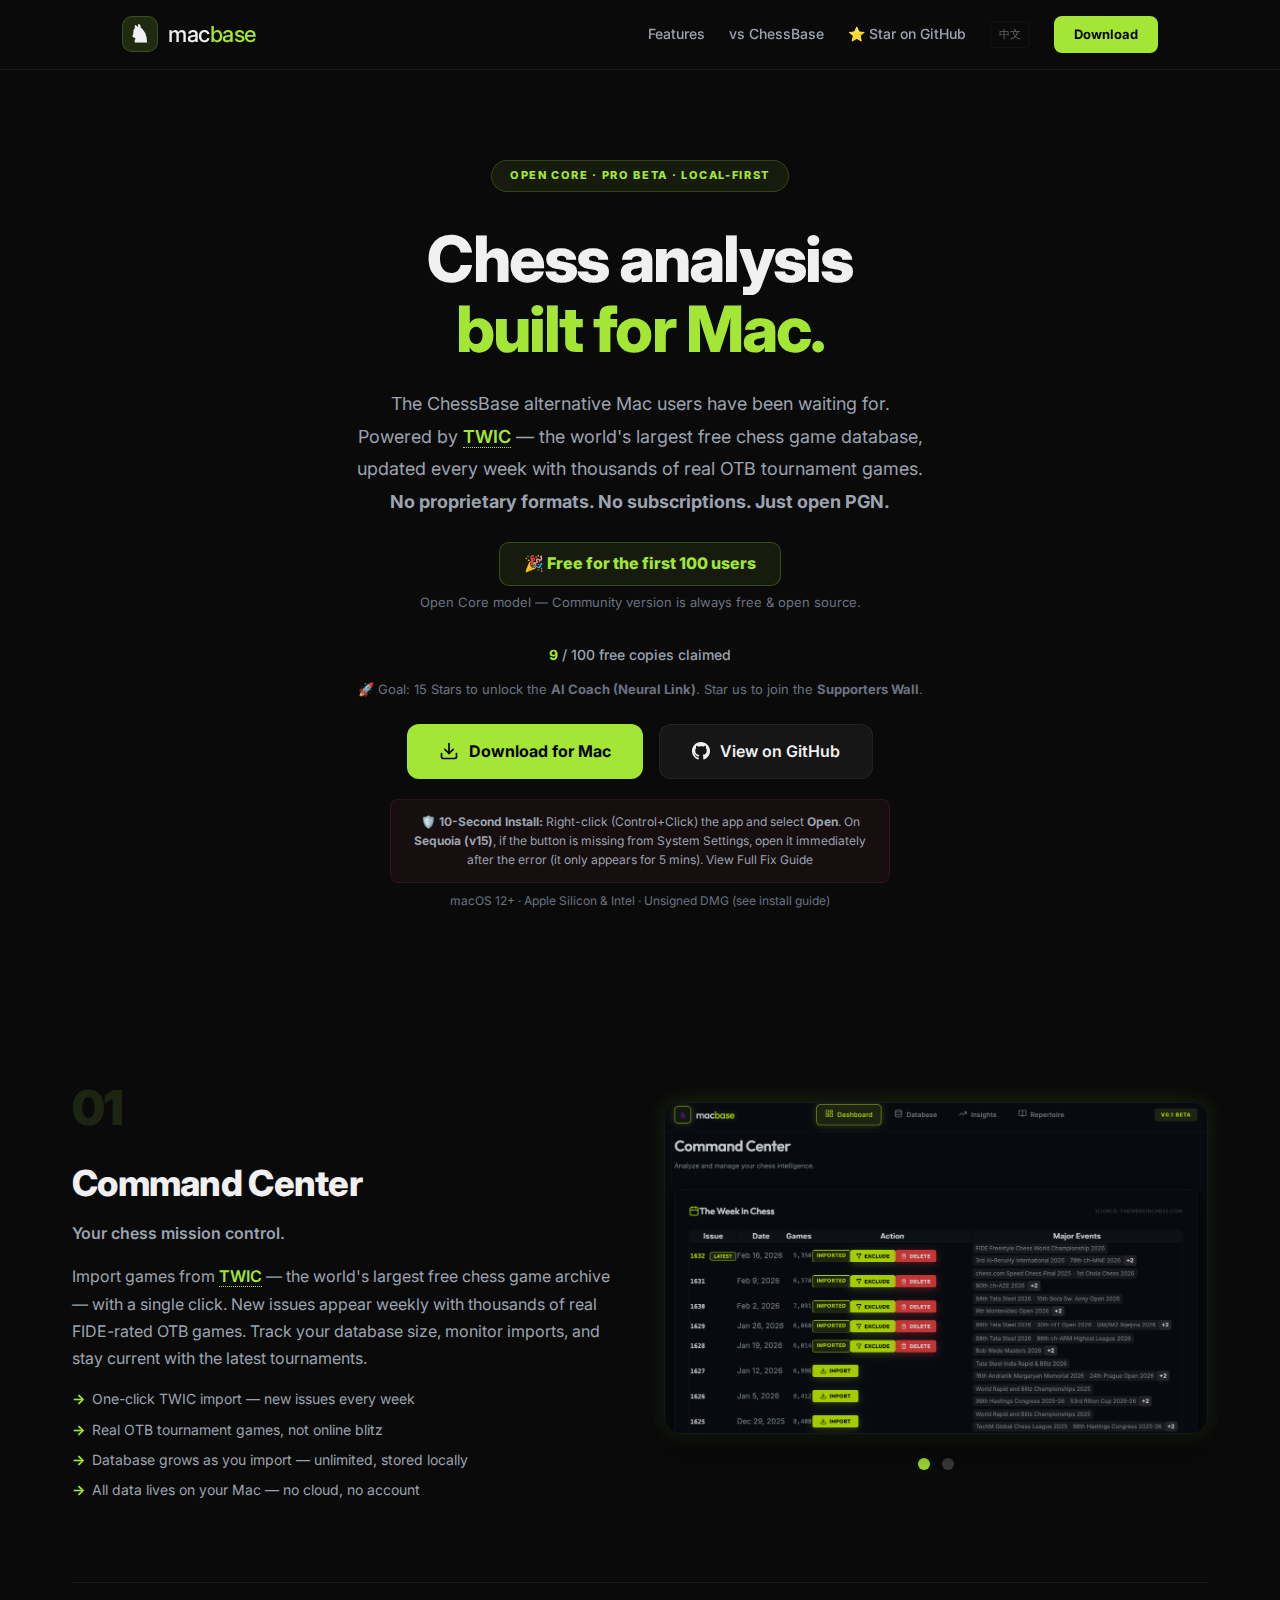
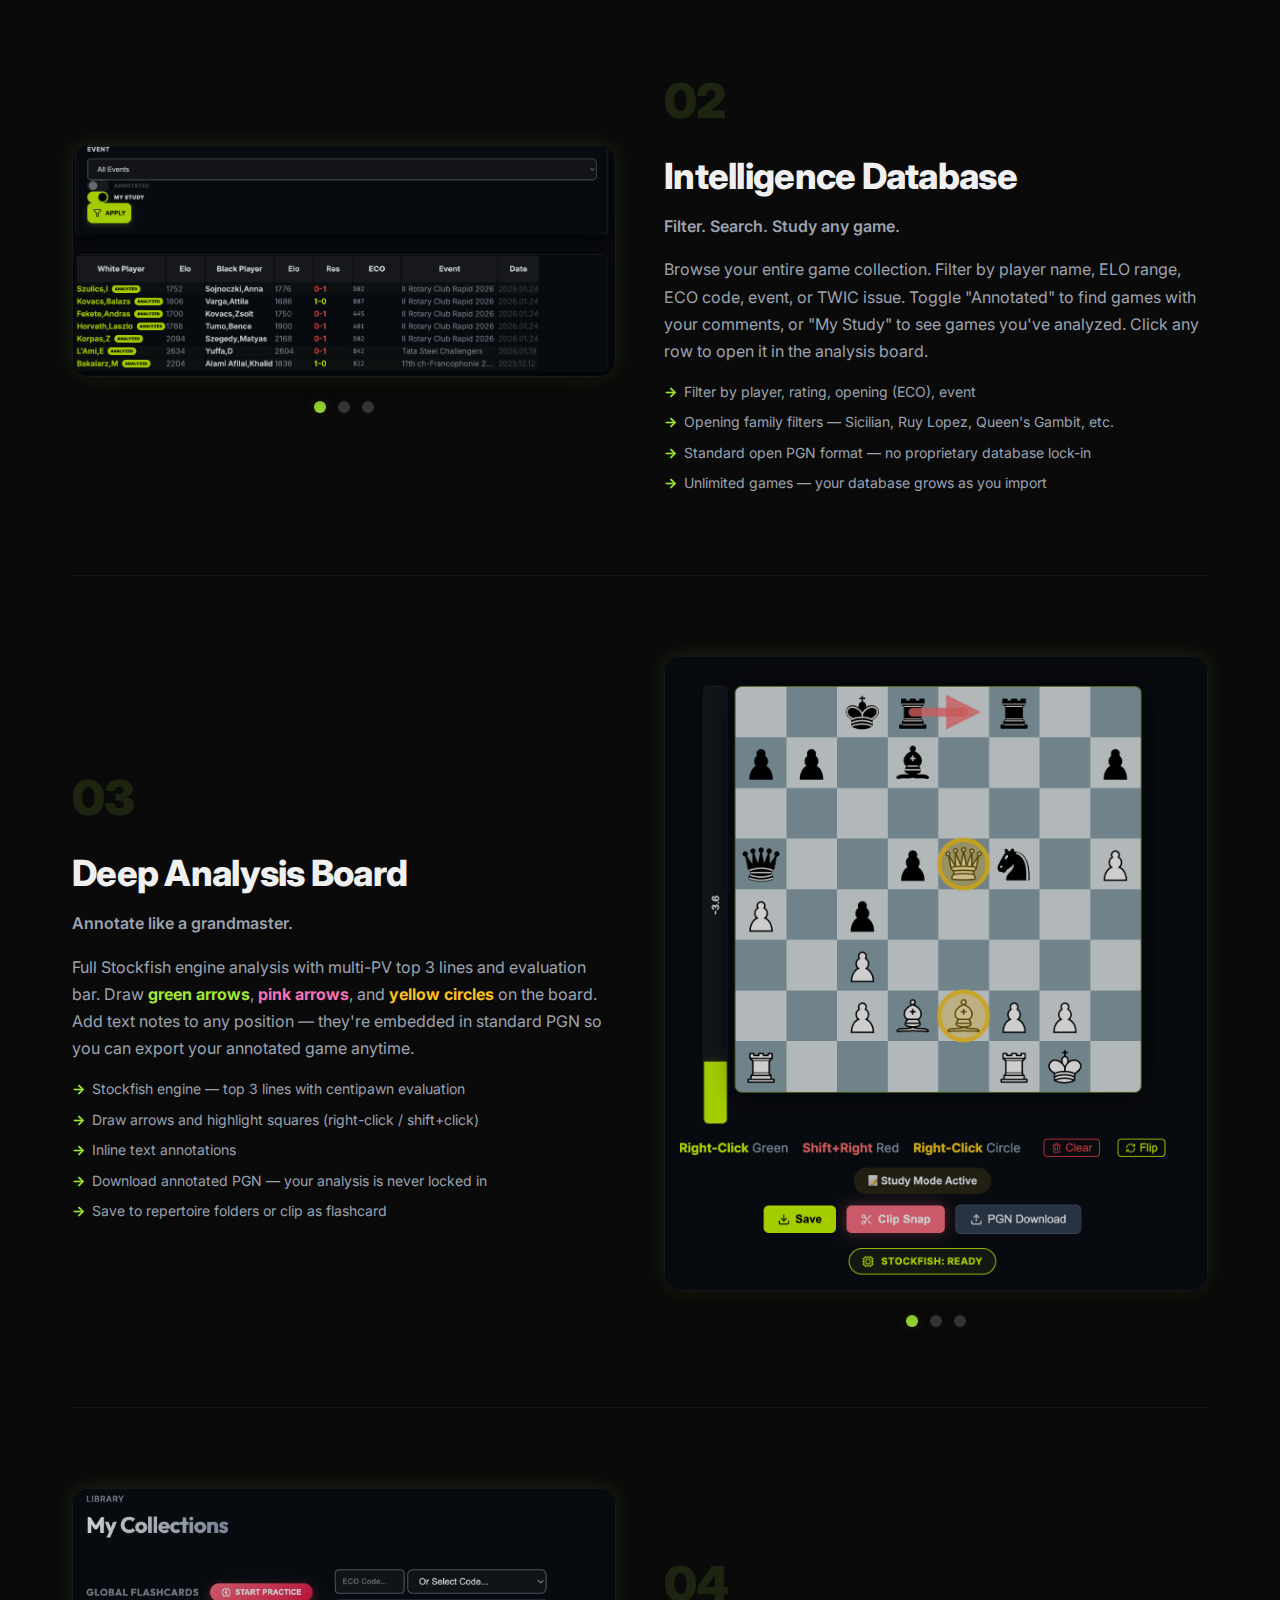
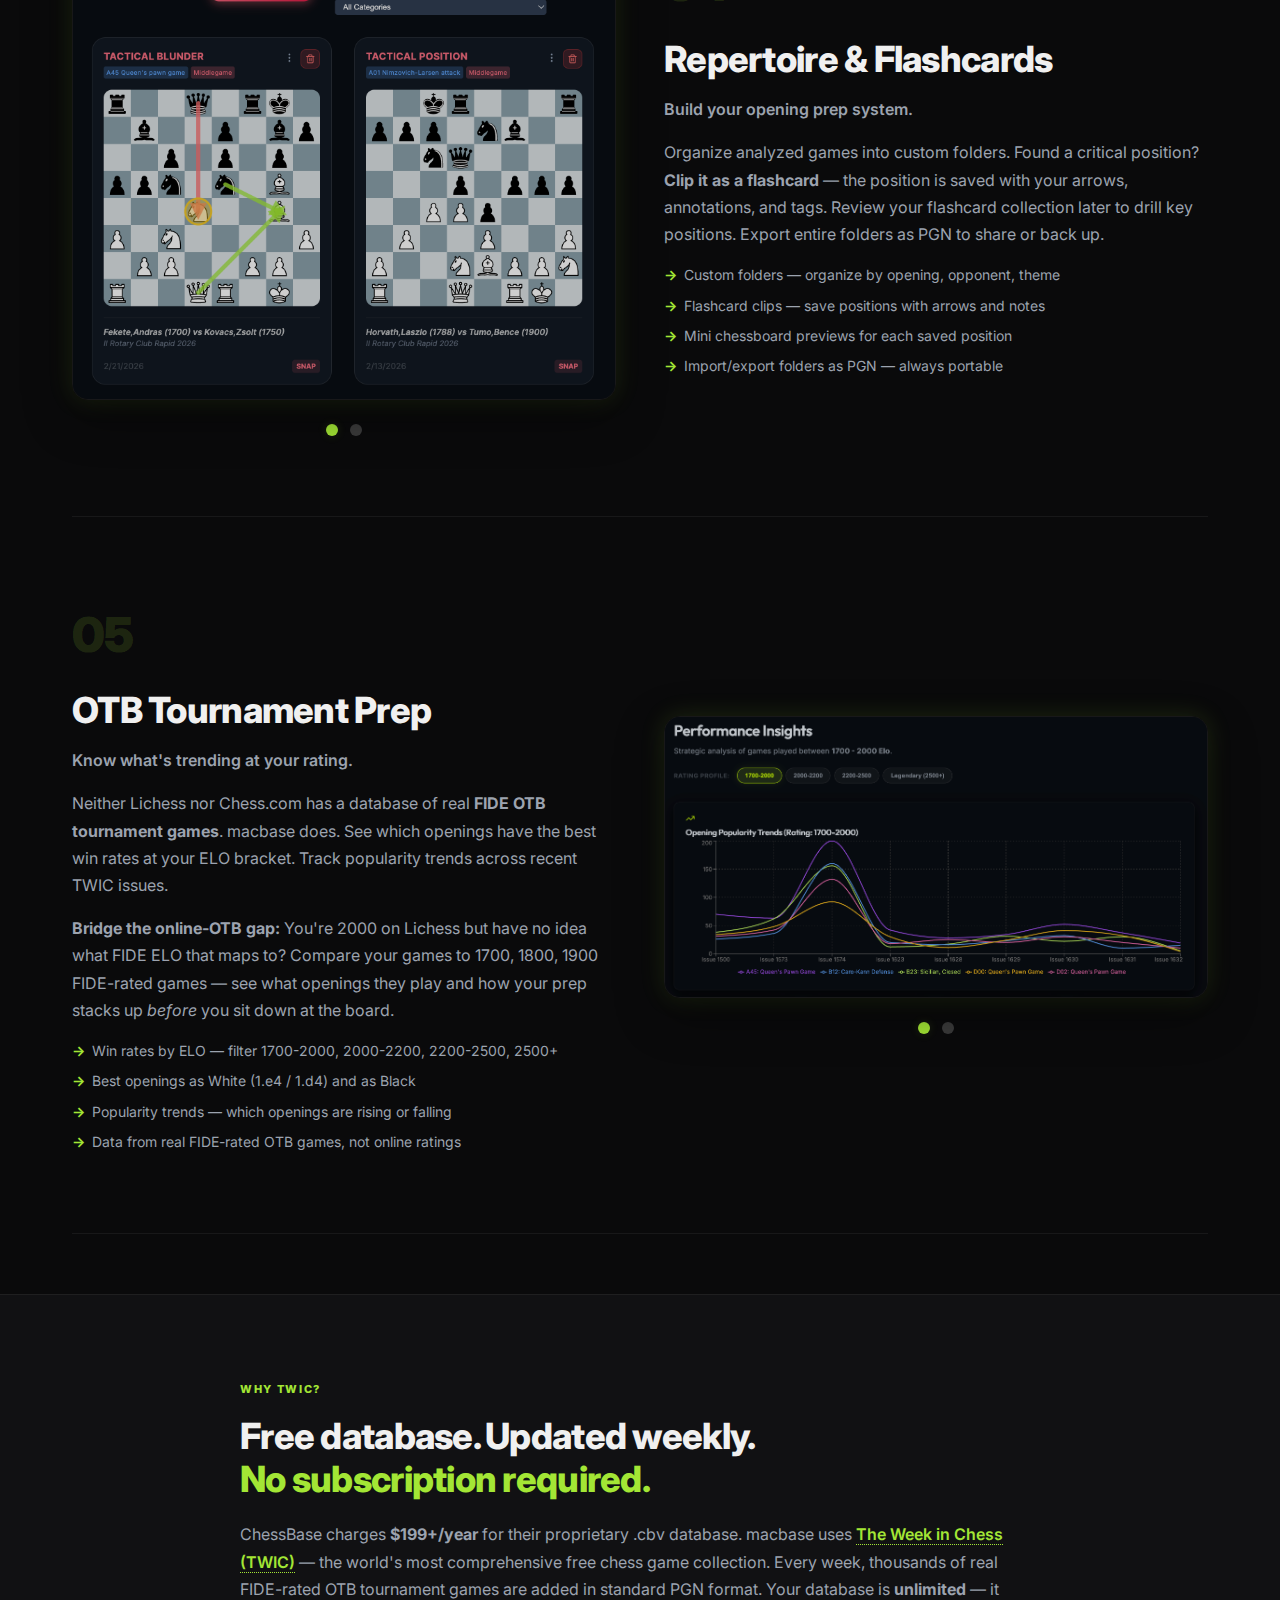
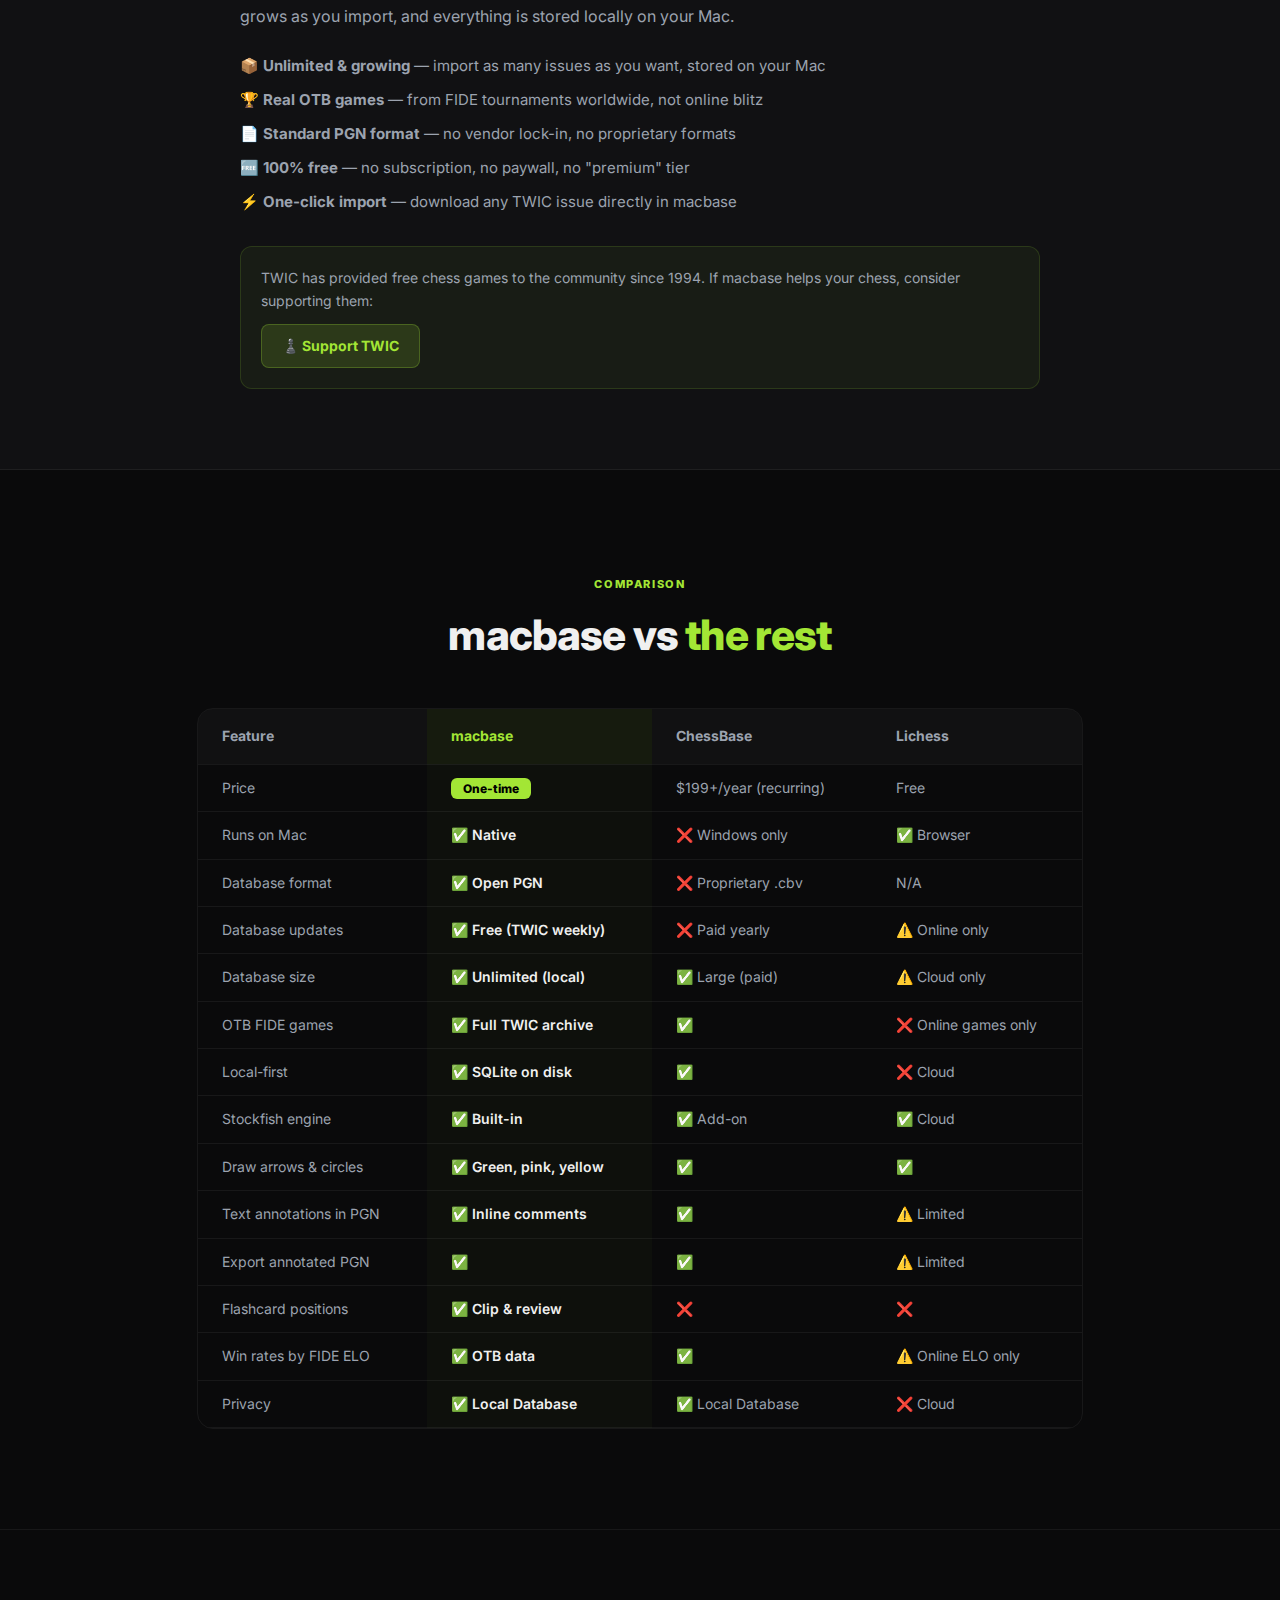
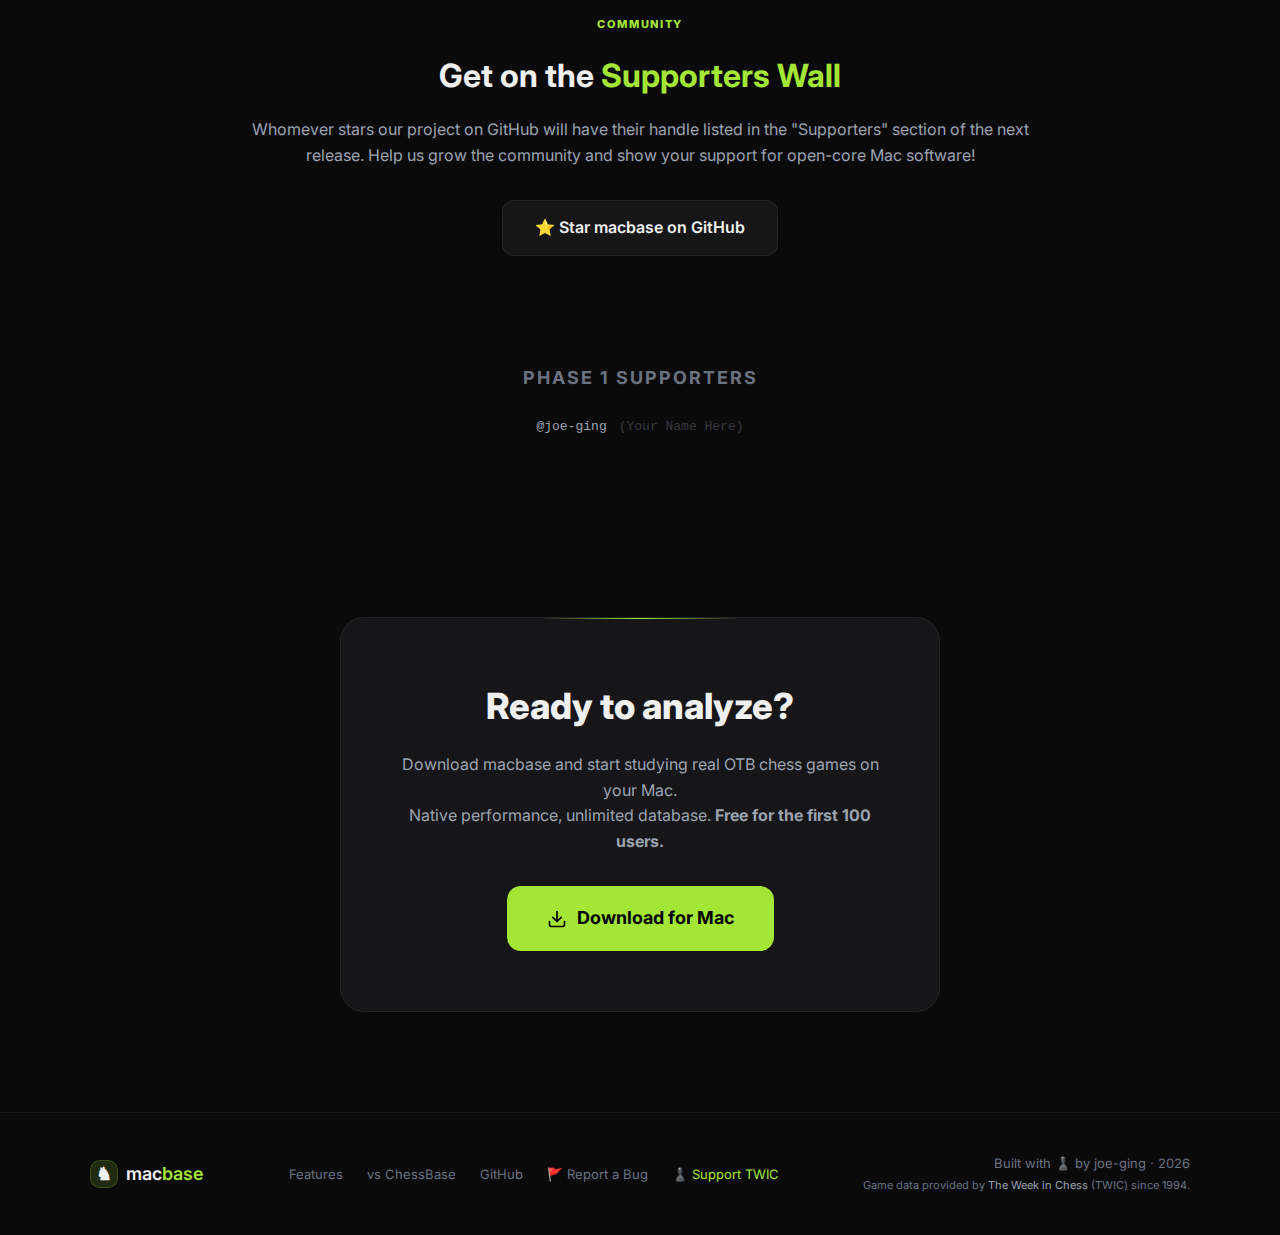
<file: index.html>
<!DOCTYPE html>
<html lang="en">

<head>
    <meta charset="UTF-8">
    <meta name="viewport" content="width=device-width, initial-scale=1.0">
    <title>macbase — Chess Analysis for Mac</title>
    <meta name="description"
        content="The ChessBase alternative Mac users have been waiting for. Powered by TWIC's free weekly game database. Local-first, Stockfish-powered. Free for the first 100 users.">
    <meta name="keywords"
        content="chess, mac, chessbase, analysis, stockfish, opening, repertoire, pgn, free, TWIC, OTB, FIDE">
    <meta property="og:title" content="macbase — Chess Analysis for Mac">
    <meta property="og:description"
        content="Chess analysis for Mac. TWIC-powered database updated weekly. Stockfish engine, repertoire builder, opening insights by FIDE rating. Free for first 100 users.">
    <meta property="og:type" content="website">
    <link rel="preconnect" href="https://fonts.googleapis.com">
    <link rel="preconnect" href="https://fonts.gstatic.com" crossorigin>
    <link href="https://fonts.googleapis.com/css2?family=Inter:wght@300;400;500;600;700;800;900&display=swap"
        rel="stylesheet">
    <link rel="stylesheet" href="style.css?v=2">
</head>

<body>
    <!-- Navigation -->
    <nav class="nav">
        <div class="nav-inner">
            <a href="#" class="logo">
                <span class="logo-icon">♞</span>
                <span class="logo-text">mac<span class="text-neon">base</span></span>
            </a>
            <div class="nav-links">
                <a href="#walkthrough">Features</a>
                <a href="#compare">vs ChessBase</a>
                <a href="https://github.com/joe-ging/macbase" target="_blank">⭐ Star on GitHub</a>
                <a href="zh/index.html" class="lang-switch">中文</a>
                <a href="https://tally.so/r/QKDjA1" class="btn-download-nav" target="_blank">Download</a>
            </div>
        </div>
    </nav>

    <!-- Hero -->
    <section class="hero">
        <div class="hero-badge">OPEN CORE · PRO BETA · LOCAL-FIRST</div>
        <h1 class="hero-title">
            Chess analysis<br>
            <span class="text-neon">built for Mac.</span>
        </h1>
        <p class="hero-subtitle">
            The ChessBase alternative Mac users have been waiting for.<br>
            Powered by <a href="https://theweekinchess.com/" target="_blank" class="twic-link">TWIC</a> — the world's
            largest free chess game database,<br>
            updated every week with thousands of real OTB tournament games.<br>
            <strong>No proprietary formats. No subscriptions. Just open PGN.</strong>
        </p>
        <div class="hero-pricing">
            <span class="pricing-tag">🎉 Free for the first 100 users</span>
            <span class="pricing-detail">Open Core model — Community version is always free & open source.</span>
        </div>

        <div class="download-counter" id="download-counter"
            style="display: none; margin-bottom: 12px; font-size: 14px; color: var(--text-secondary); font-weight: 500;">
            <span id="download-count-number" class="text-neon" style="font-weight: 700;">9</span> / 100 free copies
            claimed
        </div>

        <div class="star-incentive" style="margin-bottom: 24px; font-size: 13px; color: var(--text-muted);">
            🚀 Goal: 15 Stars to unlock the <strong>AI Coach (Neural Link)</strong>. Star us to join the
            <strong>Supporters Wall</strong>.
        </div>

        <div class="hero-cta">
            <a href="https://tally.so/r/QKDjA1" class="btn-primary" id="download" target="_blank">
                <svg width="20" height="20" viewBox="0 0 24 24" fill="none" stroke="currentColor" stroke-width="2"
                    stroke-linecap="round" stroke-linejoin="round">
                    <path d="M21 15v4a2 2 0 0 1-2 2H5a2 2 0 0 1-2-2v-4" />
                    <polyline points="7 10 12 15 17 10" />
                    <line x1="12" y1="15" x2="12" y2="3" />
                </svg>
                Download for Mac
            </a>
            <a href="https://github.com/joe-ging/macbase" class="btn-secondary" target="_blank">
                <svg width="18" height="18" viewBox="0 0 24 24" fill="currentColor">
                    <path
                        d="M12 0c-6.626 0-12 5.373-12 12 0 5.302 3.438 9.8 8.207 11.387.599.111.793-.261.793-.577v-2.234c-3.338.726-4.033-1.416-4.033-1.416-.546-1.387-1.333-1.756-1.333-1.756-1.089-.745.083-.729.083-.729 1.205.084 1.839 1.237 1.839 1.237 1.07 1.834 2.807 1.304 3.492.997.107-.775.418-1.305.762-1.604-2.665-.305-5.467-1.334-5.467-5.931 0-1.311.469-2.381 1.236-3.221-.124-.303-.535-1.524.117-3.176 0 0 1.008-.322 3.301 1.23.957-.266 1.983-.399 3.003-.404 1.02.005 2.047.138 3.006.404 2.291-1.552 3.297-1.23 3.297-1.23.653 1.653.242 2.874.118 3.176.77.84 1.235 1.911 1.235 3.221 0 4.609-2.807 5.624-5.479 5.921.43.372.823 1.102.823 2.222v3.293c0 .319.192.694.801.576 4.765-1.589 8.199-6.086 8.199-11.386 0-6.627-5.373-12-12-12z" />
                </svg>
                View on GitHub
            </a>
        </div>

        <div class="install-bypass"
            style="margin-top: 16px; padding: 12px; border-radius: 8px; background: rgba(255,100,100,0.05); border: 1px solid rgba(255,100,100,0.1); max-width: 500px; margin-left: auto; margin-right: auto;">
            <p style="font-size: 12px; color: var(--text-secondary); margin: 0;">
                🛡️ <strong>10-Second Install:</strong> Right-click (Control+Click) the app and select
                <strong>Open</strong>. On <strong>Sequoia (v15)</strong>, if the button is missing from System Settings,
                open it immediately after the error (it only appears for 5 mins).
                <a href="https://github.com/joe-ging/macbase#installation" target="_blank"
                    style="color: var(--text-neon); text-decoration: none;">View Full Fix Guide</a>
            </p>
        </div>
        <p class="hero-note">macOS 12+ · Apple Silicon & Intel · Unsigned DMG (see install guide)</p>
    </section>

    <!-- ===== FEATURE WALKTHROUGH ===== -->
    <section class="walkthrough" id="walkthrough">

        <!-- 1. DASHBOARD -->
        <div class="feature-block">
            <div class="feature-text">
                <div class="feature-number">01</div>
                <h2>Command Center</h2>
                <p class="feature-highlight">Your chess mission control.</p>
                <p>
                    Import games from <a href="https://theweekinchess.com/" target="_blank" class="twic-link">TWIC</a> —
                    the world's largest free chess game archive — with a single click.
                    New issues appear weekly with thousands of real FIDE-rated OTB games.
                    Track your database size, monitor imports, and stay current with the latest tournaments.
                </p>
                <ul class="feature-bullets">
                    <li>One-click TWIC import — new issues every week</li>
                    <li>Real OTB tournament games, not online blitz</li>
                    <li>Database grows as you import — unlimited, stored locally</li>
                    <li>All data lives on your Mac — no cloud, no account</li>
                </ul>
            </div>
            <div class="screenshot-carousel" data-carousel>
                <div class="carousel-viewport">
                    <div class="carousel-slide active">
                        <div class="feature-screenshot">
                            <img src="screenshots/dashboard.png" alt="macbase Dashboard — TWIC issues and major events"
                                loading="lazy">
                        </div>
                    </div>
                    <div class="carousel-slide">
                        <div class="feature-screenshot">
                            <img src="screenshots/dashboard2.png"
                                alt="macbase Dashboard — database health and manual import" loading="lazy">
                        </div>
                    </div>
                </div>
                <div class="carousel-dots">
                    <button class="carousel-dot active" data-index="0" aria-label="Screenshot 1"></button>
                    <button class="carousel-dot" data-index="1" aria-label="Screenshot 2"></button>
                </div>
            </div>
        </div>

        <!-- 2. DATABASE -->
        <div class="feature-block reverse">
            <div class="feature-text">
                <div class="feature-number">02</div>
                <h2>Intelligence Database</h2>
                <p class="feature-highlight">Filter. Search. Study any game.</p>
                <p>
                    Browse your entire game collection. Filter by player name, ELO range, ECO code,
                    event, or TWIC issue. Toggle "Annotated" to find games with your comments, or
                    "My Study" to see games you've analyzed. Click any row to open it in the analysis board.
                </p>
                <ul class="feature-bullets">
                    <li>Filter by player, rating, opening (ECO), event</li>
                    <li>Opening family filters — Sicilian, Ruy Lopez, Queen's Gambit, etc.</li>
                    <li>Standard open PGN format — no proprietary database lock-in</li>
                    <li>Unlimited games — your database grows as you import</li>
                </ul>
            </div>
            <div class="screenshot-carousel" data-carousel>
                <div class="carousel-viewport">
                    <div class="carousel-slide active">
                        <div class="feature-screenshot">
                            <img src="screenshots/database2.png"
                                alt="macbase Database — MY STUDY toggle and analyzed games list" loading="lazy">
                        </div>
                    </div>
                    <div class="carousel-slide">
                        <div class="feature-screenshot">
                            <img src="screenshots/database.png"
                                alt="macbase Database — filters: player, ELO, ECO, event" loading="lazy">
                        </div>
                    </div>
                    <div class="carousel-slide">
                        <div class="feature-screenshot">
                            <img src="screenshots/database3.png"
                                alt="macbase Database — ECO opening code search with full names" loading="lazy">
                        </div>
                    </div>
                </div>
                <div class="carousel-dots">
                    <button class="carousel-dot active" data-index="0" aria-label="Screenshot 1"></button>
                    <button class="carousel-dot" data-index="1" aria-label="Screenshot 2"></button>
                    <button class="carousel-dot" data-index="2" aria-label="Screenshot 3"></button>
                </div>
            </div>
        </div>

        <!-- 3. ANALYSIS -->
        <div class="feature-block">
            <div class="feature-text">
                <div class="feature-number">03</div>
                <h2>Deep Analysis Board</h2>
                <p class="feature-highlight">Annotate like a grandmaster.</p>
                <p>
                    Full Stockfish engine analysis with multi-PV top 3 lines and evaluation bar.
                    Draw <strong style="color:#a3e635">green arrows</strong>,
                    <strong style="color:#f472b6">pink arrows</strong>, and
                    <strong style="color:#fbbf24">yellow circles</strong> on the board.
                    Add text notes to any position — they're embedded in standard PGN
                    so you can export your annotated game anytime.
                </p>
                <ul class="feature-bullets">
                    <li>Stockfish engine — top 3 lines with centipawn evaluation</li>
                    <li>Draw arrows and highlight squares (right-click / shift+click)</li>
                    <li>Inline text annotations</li>
                    <li>Download annotated PGN — your analysis is never locked in</li>
                    <li>Save to repertoire folders or clip as flashcard</li>
                </ul>
            </div>
            <div class="screenshot-carousel" data-carousel>
                <div class="carousel-viewport">
                    <div class="carousel-slide active">
                        <div class="feature-screenshot">
                            <img src="screenshots/analysis2.png"
                                alt="macbase Analysis — drawing arrows and yellow squares" loading="lazy">
                        </div>
                    </div>
                    <div class="carousel-slide">
                        <div class="feature-screenshot">
                            <img src="screenshots/analysis1.png"
                                alt="macbase Analysis — Stockfish engine evaluation and top lines" loading="lazy">
                        </div>
                    </div>
                    <div class="carousel-slide">
                        <div class="feature-screenshot">
                            <img src="screenshots/analysis3.png"
                                alt="macbase Analysis — inline text annotations and PGN export" loading="lazy">
                        </div>
                    </div>
                </div>
                <div class="carousel-dots">
                    <button class="carousel-dot active" data-index="0" aria-label="Screenshot 1"></button>
                    <button class="carousel-dot" data-index="1" aria-label="Screenshot 2"></button>
                    <button class="carousel-dot" data-index="2" aria-label="Screenshot 3"></button>
                </div>
            </div>
        </div>

        <!-- 4. REPERTOIRE & FLASHCARDS -->
        <div class="feature-block reverse">
            <div class="feature-text">
                <div class="feature-number">04</div>
                <h2>Repertoire & Flashcards</h2>
                <p class="feature-highlight">Build your opening prep system.</p>
                <p>
                    Organize analyzed games into custom folders.
                    Found a critical position? <strong>Clip it as a flashcard</strong> —
                    the position is saved with your arrows, annotations, and tags.
                    Review your flashcard collection later to drill key positions.
                    Export entire folders as PGN to share or back up.
                </p>
                <ul class="feature-bullets">
                    <li>Custom folders — organize by opening, opponent, theme</li>
                    <li>Flashcard clips — save positions with arrows and notes</li>
                    <li>Mini chessboard previews for each saved position</li>
                    <li>Import/export folders as PGN — always portable</li>
                </ul>
            </div>
            <div class="screenshot-carousel" data-carousel>
                <div class="carousel-viewport">
                    <div class="carousel-slide active">
                        <div class="feature-screenshot">
                            <img src="screenshots/repertoire2.png"
                                alt="macbase Repertoire — flashcard clips and positions" loading="lazy">
                        </div>
                    </div>
                    <div class="carousel-slide">
                        <div class="feature-screenshot">
                            <img src="screenshots/repertoire1.png" alt="macbase Repertoire — folders and organization"
                                loading="lazy">
                        </div>
                    </div>
                </div>
                <div class="carousel-dots">
                    <button class="carousel-dot active" data-index="0" aria-label="Screenshot 1"></button>
                    <button class="carousel-dot" data-index="1" aria-label="Screenshot 2"></button>
                </div>
            </div>
        </div>

        <!-- 5. INSIGHTS -->
        <div class="feature-block">
            <div class="feature-text">
                <div class="feature-number">05</div>
                <h2>OTB Tournament Prep</h2>
                <p class="feature-highlight">Know what's trending at your rating.</p>
                <p>
                    Neither Lichess nor Chess.com has a database of real <strong>FIDE OTB tournament games</strong>.
                    macbase does. See which openings have the best win rates at your ELO bracket.
                    Track popularity trends across recent TWIC issues.
                </p>
                <p>
                    <strong>Bridge the online-OTB gap:</strong> You're 2000 on Lichess but have no idea what
                    FIDE ELO that maps to? Compare your games to 1700, 1800, 1900 FIDE-rated games —
                    see what openings they play and how your prep stacks up <em>before</em> you sit down at the board.
                </p>
                <ul class="feature-bullets">
                    <li>Win rates by ELO — filter 1700-2000, 2000-2200, 2200-2500, 2500+</li>
                    <li>Best openings as White (1.e4 / 1.d4) and as Black</li>
                    <li>Popularity trends — which openings are rising or falling</li>
                    <li>Data from real FIDE-rated OTB games, not online ratings</li>
                </ul>
            </div>
            <div class="screenshot-carousel" data-carousel>
                <div class="carousel-viewport">
                    <div class="carousel-slide active">
                        <div class="feature-screenshot">
                            <img src="screenshots/insight1.png" alt="macbase Insights — opening win rates by ELO"
                                loading="lazy">
                        </div>
                    </div>
                    <div class="carousel-slide">
                        <div class="feature-screenshot">
                            <img src="screenshots/insight2.png" alt="macbase Insights — opening popularity trends"
                                loading="lazy">
                        </div>
                    </div>
                </div>
                <div class="carousel-dots">
                    <button class="carousel-dot active" data-index="0" aria-label="Screenshot 1"></button>
                    <button class="carousel-dot" data-index="1" aria-label="Screenshot 2"></button>
                </div>
            </div>
        </div>

    </section>

    <!-- TWIC Section -->
    <section class="twic-section">
        <div class="twic-inner">
            <div class="twic-content">
                <div class="section-badge">WHY TWIC?</div>
                <h2>Free database. Updated weekly.<br><span class="text-neon">No subscription required.</span></h2>
                <p>
                    ChessBase charges <strong>$199+/year</strong> for their proprietary .cbv database.
                    macbase uses <a href="https://theweekinchess.com/" target="_blank" class="twic-link">The Week in
                        Chess (TWIC)</a> —
                    the world's most comprehensive free chess game collection. Every week, thousands of real
                    FIDE-rated OTB tournament games are added in standard PGN format. Your database is
                    <strong>unlimited</strong> — it grows as you import, and everything is stored locally on your Mac.
                </p>
                <ul class="twic-list">
                    <li>📦 <strong>Unlimited & growing</strong> — import as many issues as you want, stored on your Mac
                    </li>
                    <li>🏆 <strong>Real OTB games</strong> — from FIDE tournaments worldwide, not online blitz</li>
                    <li>📄 <strong>Standard PGN format</strong> — no vendor lock-in, no proprietary formats</li>
                    <li>🆓 <strong>100% free</strong> — no subscription, no paywall, no "premium" tier</li>
                    <li>⚡ <strong>One-click import</strong> — download any TWIC issue directly in macbase</li>
                </ul>
                <div class="twic-donate">
                    <p>TWIC has provided free chess games to the community since 1994. If macbase helps your chess,
                        consider supporting them:</p>
                    <a href="https://theweekinchess.com/twic" target="_blank" class="btn-twic-donate">
                        ♟️ Support TWIC
                    </a>
                </div>
            </div>
        </div>
    </section>

    <!-- Comparison -->
    <section class="compare" id="compare">
        <div class="section-header">
            <div class="section-badge">COMPARISON</div>
            <h2>macbase vs <span class="text-neon">the rest</span></h2>
        </div>

        <div class="compare-table-wrapper">
            <table class="compare-table">
                <thead>
                    <tr>
                        <th>Feature</th>
                        <th class="highlight">macbase</th>
                        <th>ChessBase</th>
                        <th>Lichess</th>
                    </tr>
                </thead>
                <tbody>
                    <tr>
                        <td>Price</td>
                        <td class="highlight"><span class="badge-free">One-time</span></td>
                        <td>$199+/year (recurring)</td>
                        <td>Free</td>
                    </tr>
                    <tr>
                        <td>Runs on Mac</td>
                        <td class="highlight">✅ Native</td>
                        <td>❌ Windows only</td>
                        <td>✅ Browser</td>
                    </tr>
                    <tr>
                        <td>Database format</td>
                        <td class="highlight">✅ Open PGN</td>
                        <td>❌ Proprietary .cbv</td>
                        <td>N/A</td>
                    </tr>
                    <tr>
                        <td>Database updates</td>
                        <td class="highlight">✅ Free (TWIC weekly)</td>
                        <td>❌ Paid yearly</td>
                        <td>⚠️ Online only</td>
                    </tr>
                    <tr>
                        <td>Database size</td>
                        <td class="highlight">✅ Unlimited (local)</td>
                        <td>✅ Large (paid)</td>
                        <td>⚠️ Cloud only</td>
                    </tr>
                    <tr>
                        <td>OTB FIDE games</td>
                        <td class="highlight">✅ Full TWIC archive</td>
                        <td>✅</td>
                        <td>❌ Online games only</td>
                    </tr>
                    <tr>
                        <td>Local-first</td>
                        <td class="highlight">✅ SQLite on disk</td>
                        <td>✅</td>
                        <td>❌ Cloud</td>
                    </tr>
                    <tr>
                        <td>Stockfish engine</td>
                        <td class="highlight">✅ Built-in</td>
                        <td>✅ Add-on</td>
                        <td>✅ Cloud</td>
                    </tr>
                    <tr>
                        <td>Draw arrows & circles</td>
                        <td class="highlight">✅ Green, pink, yellow</td>
                        <td>✅</td>
                        <td>✅</td>
                    </tr>
                    <tr>
                        <td>Text annotations in PGN</td>
                        <td class="highlight">✅ Inline comments</td>
                        <td>✅</td>
                        <td>⚠️ Limited</td>
                    </tr>
                    <tr>
                        <td>Export annotated PGN</td>
                        <td class="highlight">✅</td>
                        <td>✅</td>
                        <td>⚠️ Limited</td>
                    </tr>
                    <tr>
                        <td>Flashcard positions</td>
                        <td class="highlight">✅ Clip & review</td>
                        <td>❌</td>
                        <td>❌</td>
                    </tr>
                    <tr>
                        <td>Win rates by FIDE ELO</td>
                        <td class="highlight">✅ OTB data</td>
                        <td>✅</td>
                        <td>⚠️ Online ELO only</td>
                    </tr>
                    <tr>
                        <td>Privacy</td>
                        <td class="highlight">✅ Local Database</td>
                        <td>✅ Local Database</td>
                        <td>❌ Cloud</td>
                    </tr>
                </tbody>
            </table>
        </div>
    </section>

    </section>

    <!-- Star Incentive & Supporters -->
    <section class="supporters"
        style="background: var(--bg-deep); padding: 80px 20px; text-align: center; border-top: 1px solid var(--border-subtle);">
        <div style="max-width: 800px; margin: 0 auto;">
            <div class="section-badge">COMMUNITY</div>
            <h2 style="font-size: 32px; margin-bottom: 16px;">Get on the <span class="text-neon">Supporters Wall</span>
            </h2>
            <p style="color: var(--text-secondary); margin-bottom: 32px;">
                Whomever stars our project on GitHub will have their handle listed in the "Supporters" section of the
                next release.
                Help us grow the community and show your support for open-core Mac software!
            </p>
            <a href="https://github.com/joe-ging/macbase" class="btn-secondary" target="_blank"
                style="margin-bottom: 48px;">
                ⭐ Star macbase on GitHub
            </a>

            <div style="margin-top: 60px;">
                <h3
                    style="font-size: 18px; color: var(--text-muted); margin-bottom: 24px; text-transform: uppercase; letter-spacing: 2px;">
                    Phase 1 Supporters</h3>
                <div
                    style="display: flex; flex-wrap: wrap; justify-content: center; gap: 12px; color: var(--text-secondary); font-family: monospace;">
                    <span>@joe-ging</span>
                    <span style="opacity: 0.3;">(Your Name Here)</span>
                </div>
            </div>
        </div>
    </section>

    <!-- CTA -->
    <section class="cta-section">
        <div class="cta-content">
            <h2>Ready to analyze?</h2>
            <p>Download macbase and start studying real OTB chess games on your Mac.<br>Native performance, unlimited
                database.
                <strong>Free for the first 100 users.</strong>
            </p>
            <a href="https://tally.so/r/QKDjA1" class="btn-primary large" target="_blank">
                <svg width="20" height="20" viewBox="0 0 24 24" fill="none" stroke="currentColor" stroke-width="2"
                    stroke-linecap="round" stroke-linejoin="round">
                    <path d="M21 15v4a2 2 0 0 1-2 2H5a2 2 0 0 1-2-2v-4" />
                    <polyline points="7 10 12 15 17 10" />
                    <line x1="12" y1="15" x2="12" y2="3" />
                </svg>
                Download for Mac
            </a>
        </div>
    </section>

    <!-- Footer -->
    <footer class="footer">
        <div class="footer-inner">
            <div class="footer-logo">
                <span class="logo-icon">♞</span>
                <span>mac<span class="text-neon">base</span></span>
            </div>
            <div class="footer-links">
                <a href="#walkthrough">Features</a>
                <a href="#compare">vs ChessBase</a>
                <a href="https://github.com/joe-ging/macbase" target="_blank">GitHub</a>
                <a href="https://tally.so/r/jayppa" target="_blank">🚩 Report a Bug</a>
                <a href="https://theweekinchess.com/twic" target="_blank" class="twic-footer-link">♟️ Support TWIC</a>
            </div>
            <div class="footer-copy">
                Built with ♟️ by joe-ging · 2026
                <br><span style="font-size: 11px; color: var(--text-muted);">Game data provided by <a
                        href="https://theweekinchess.com/" target="_blank" style="color: var(--text-secondary);">The
                        Week in Chess</a> (TWIC) since 1994.</span>
            </div>
        </div>
    </footer>
    <script>
        document.querySelectorAll('[data-carousel]').forEach(carousel => {
            const slides = carousel.querySelectorAll('.carousel-slide');
            const dots = carousel.querySelectorAll('.carousel-dot');

            dots.forEach(dot => {
                dot.addEventListener('click', () => {
                    const idx = parseInt(dot.dataset.index);
                    slides.forEach(s => s.classList.remove('active'));
                    dots.forEach(d => d.classList.remove('active'));
                    slides[idx].classList.add('active');
                    dots[idx].classList.add('active');
                });
            });
        });

        // Automated counter: Pings Tally.so public metadata API
        async function updateDownloadCount() {
            const counterEl = document.getElementById('download-counter');
            const countNumberEl = document.getElementById('download-count-number');

            try {
                // Fetch public form metadata from Tally
                const response = await fetch('https://api.tally.so/forms/QKDjA1?_t=' + Date.now());
                const data = await response.json();

                if (data && typeof data.numberOfSubmissions === 'number') {
                    countNumberEl.textContent = data.numberOfSubmissions;
                    counterEl.style.display = 'block';
                    countNumberEl.parentElement.classList.add('pulse-text');
                }
            } catch (err) {
                console.error("Tally sync failed:", err);
                countNumberEl.textContent = "9";
                counterEl.style.display = 'block';
            }
        }
        updateDownloadCount();
    </script>
</body>

</html>
</file>
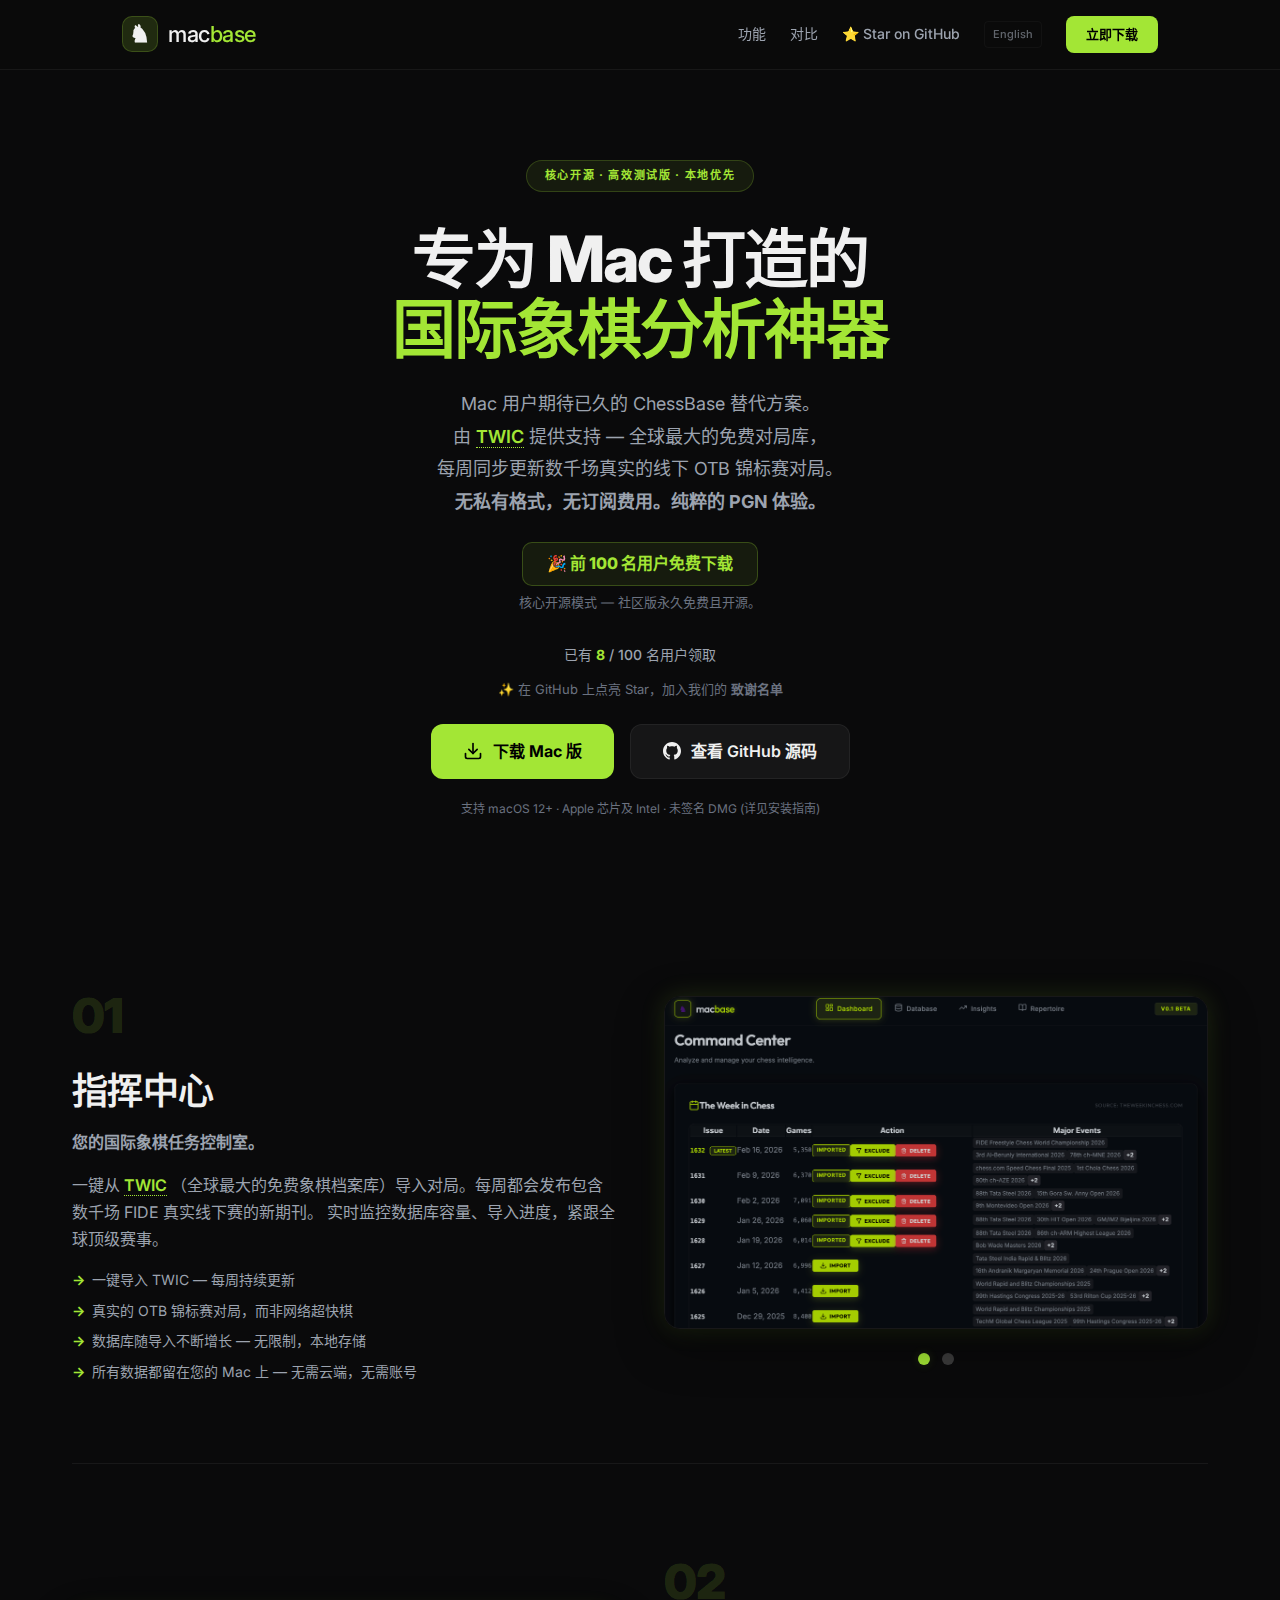
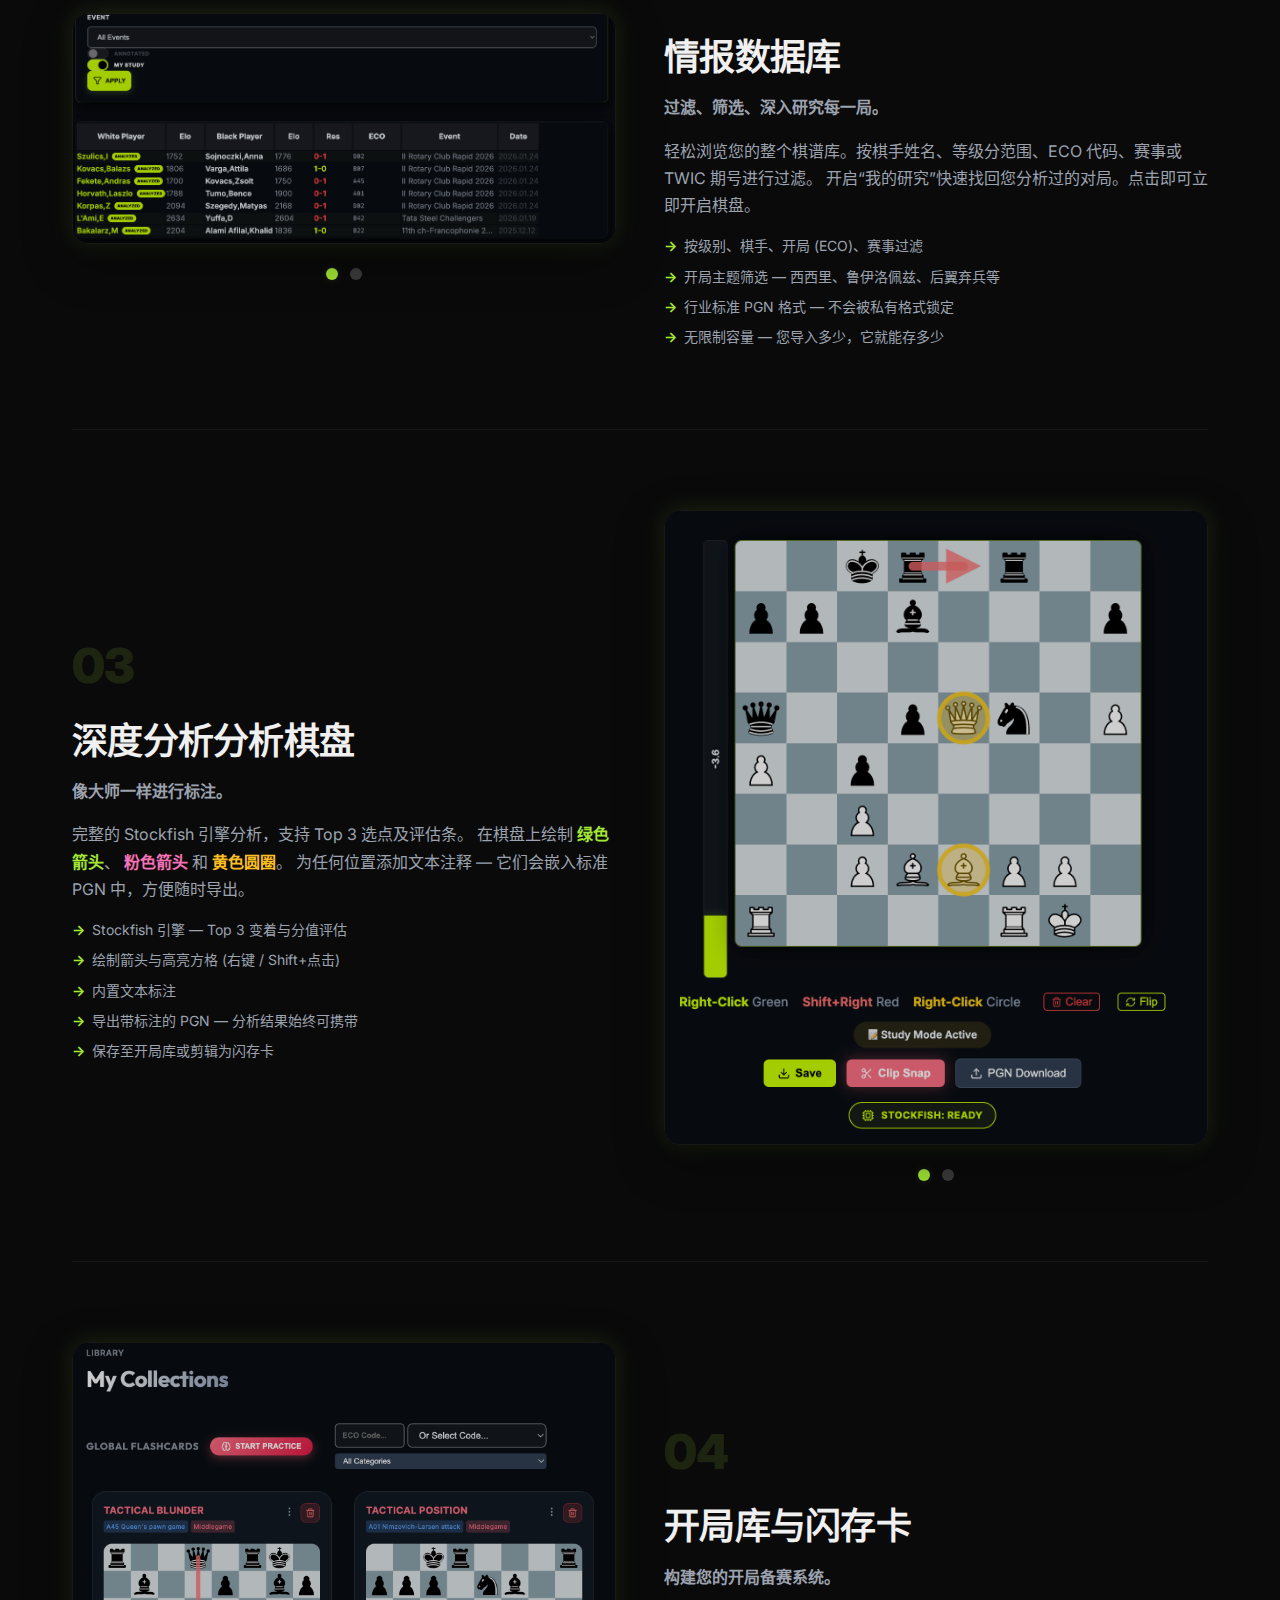
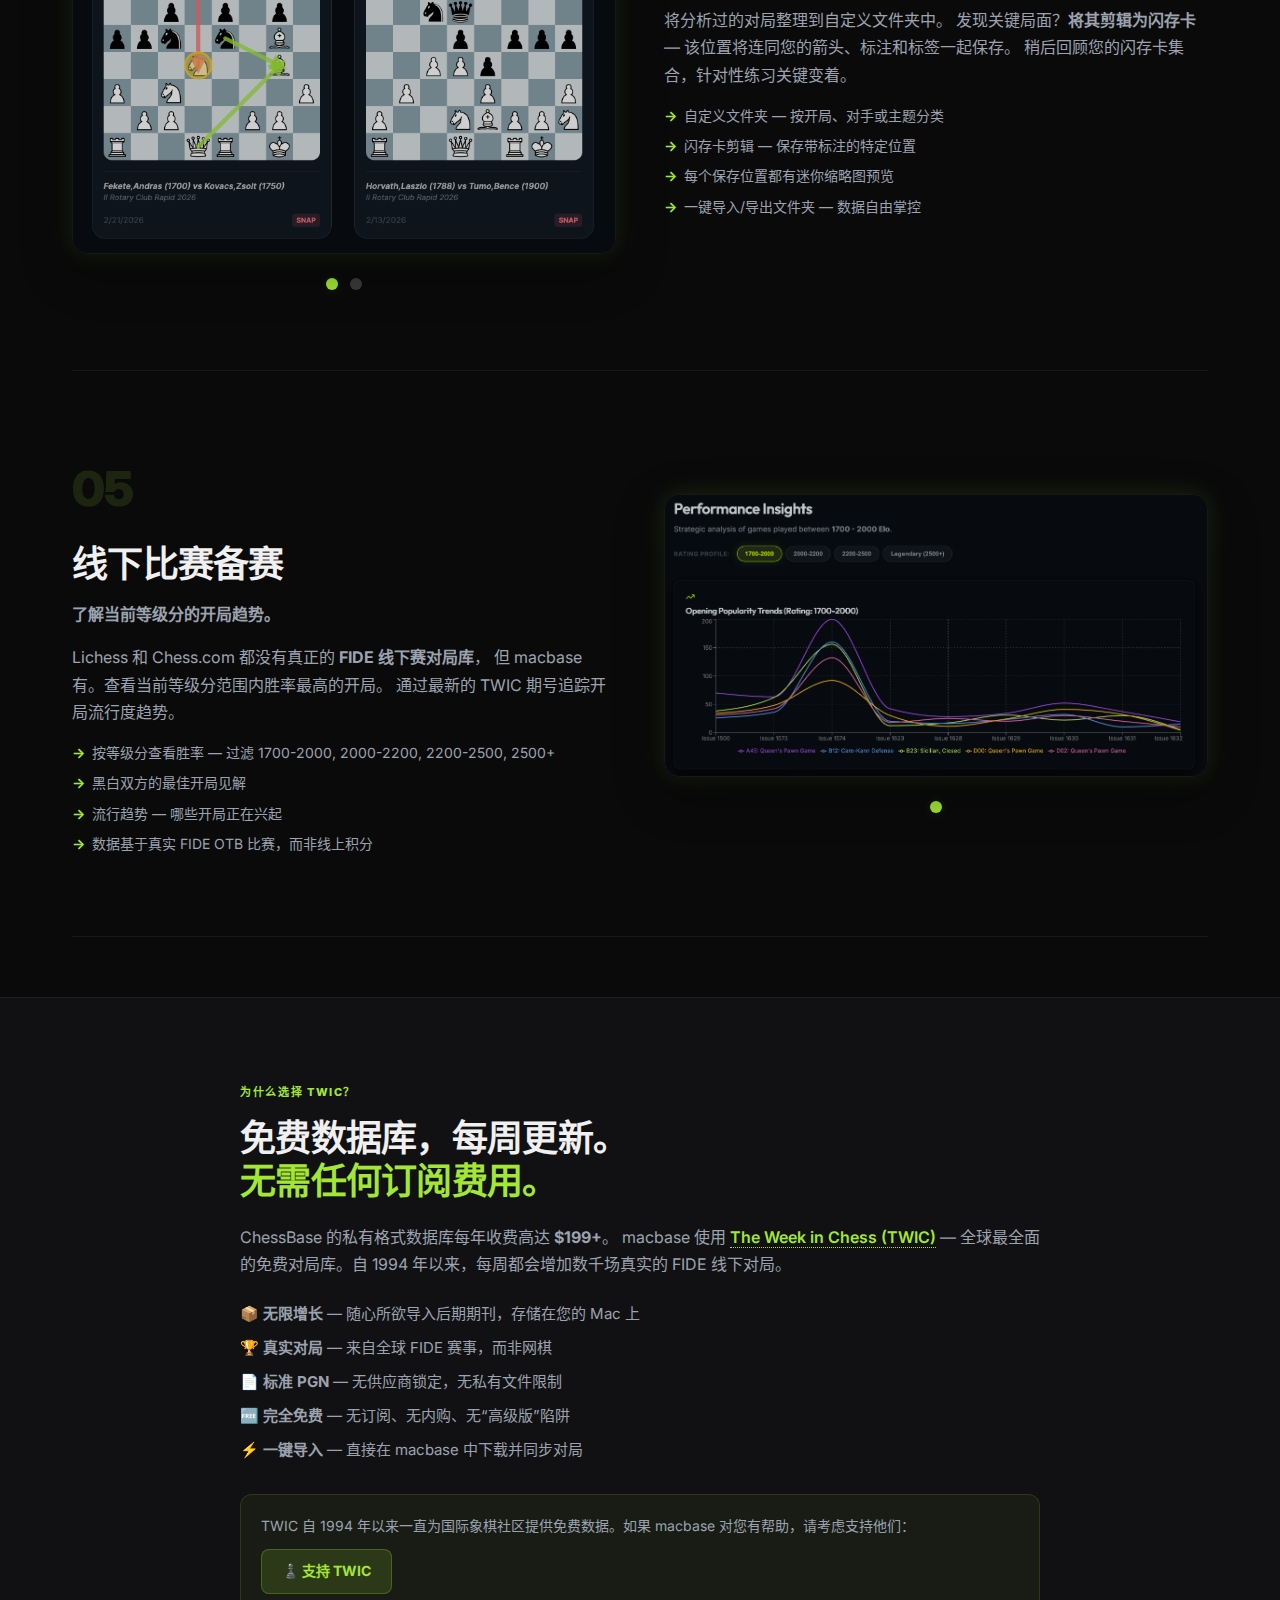
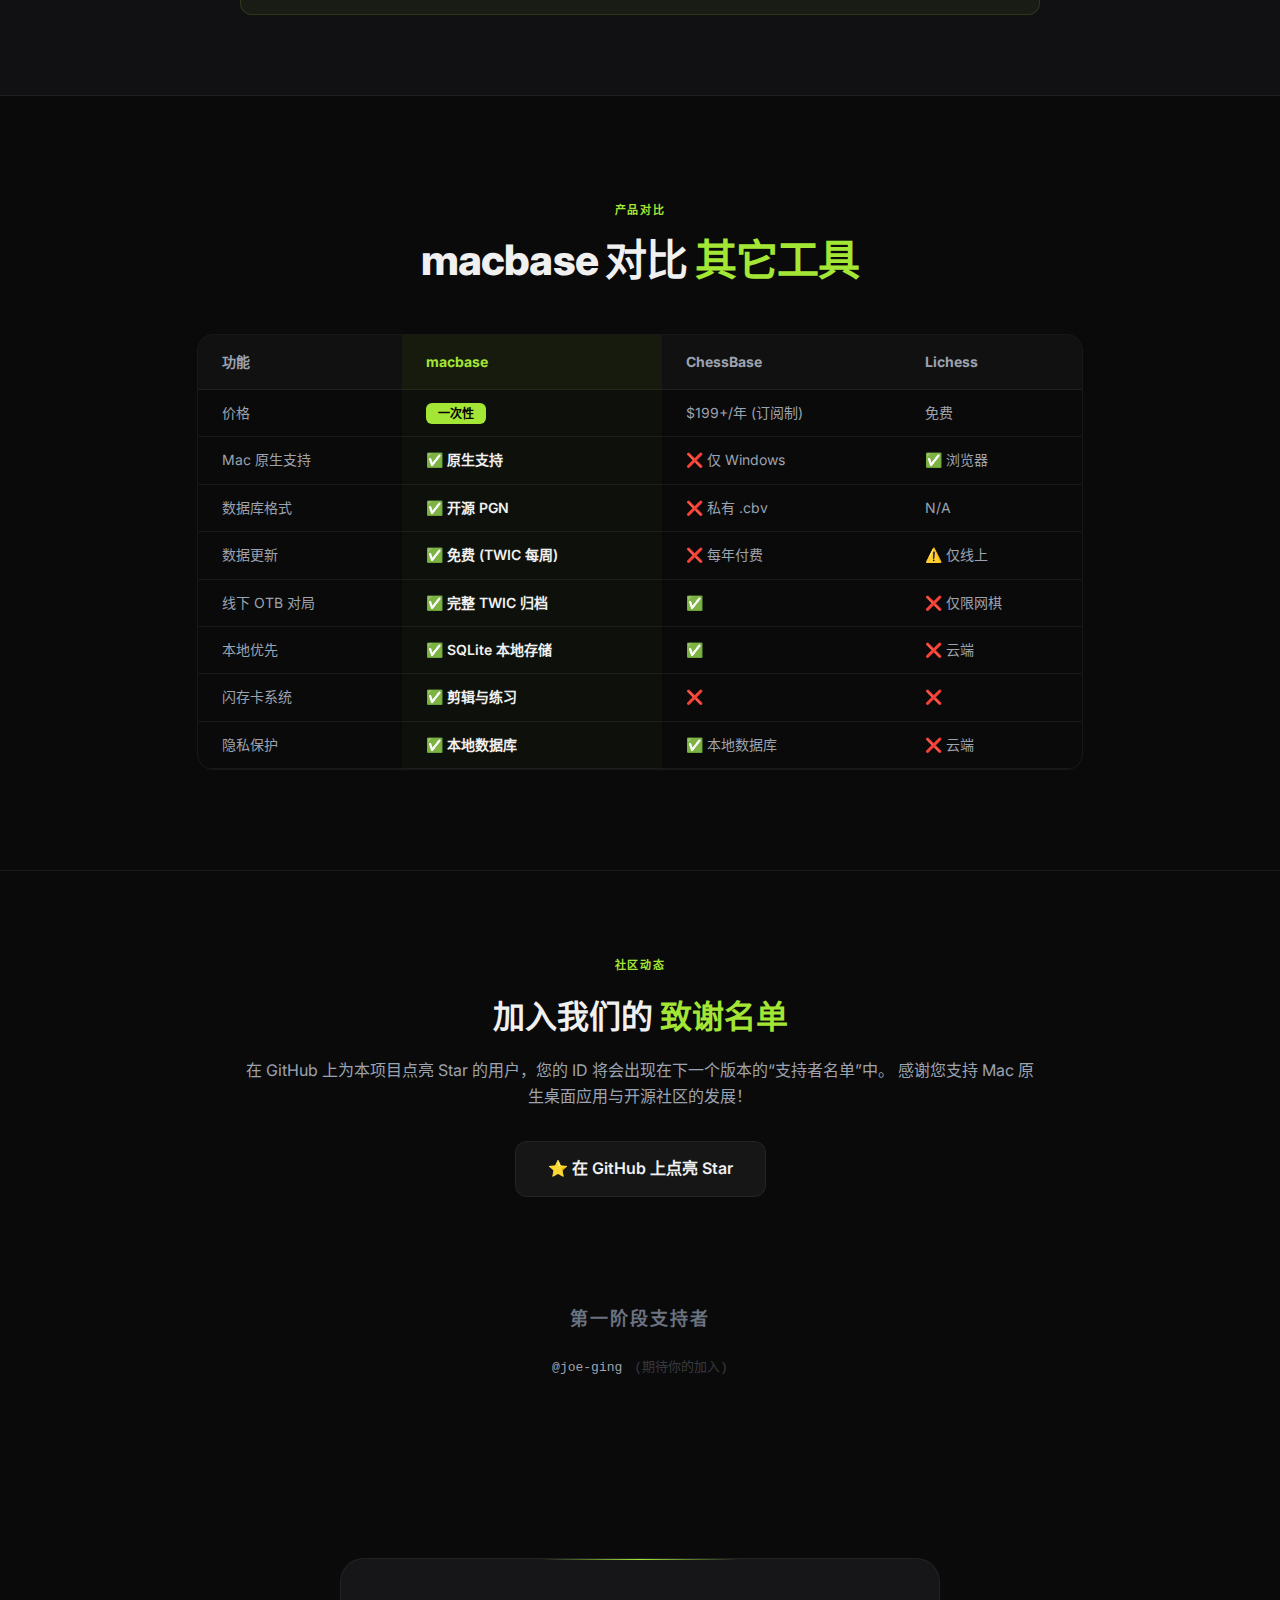
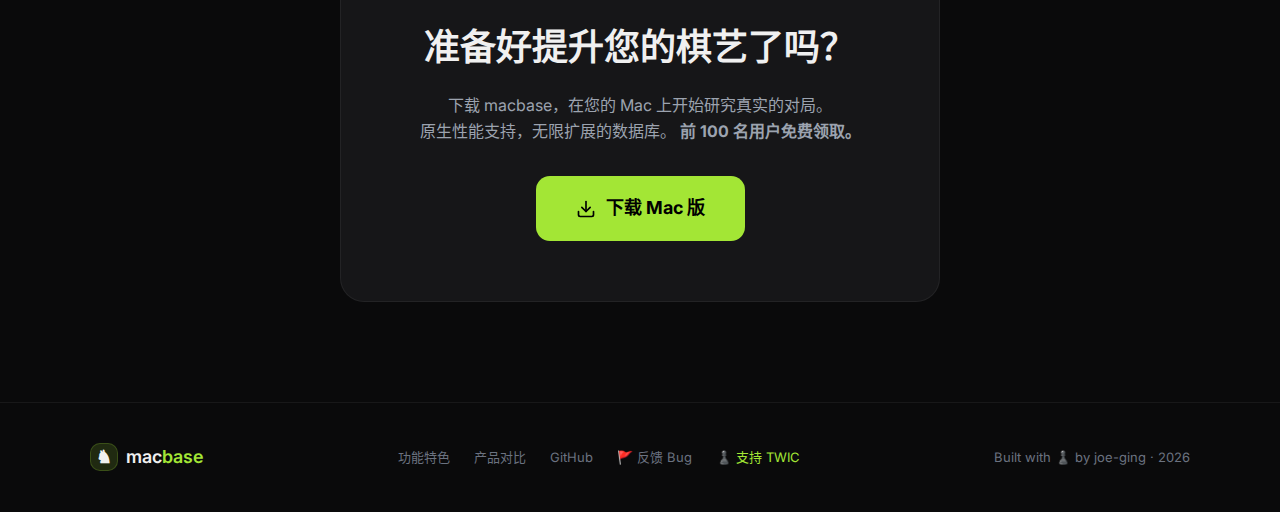
<file: zh/index.html>
<!DOCTYPE html>
<html lang="zh-CN">

<head>
    <meta charset="UTF-8">
    <meta name="viewport" content="width=device-width, initial-scale=1.0">
    <title>macbase — 专为 Mac 打造的国际象棋分析工具</title>
    <meta name="description" content="Mac 用户期待已久的 ChessBase 替代方案。由 TWIC 免费每周对局库提供支持。本地优先，Stockfish 强力驱动。前 100 名用户免费。">
    <meta name="keywords" content="国际象棋, mac, chessbase, 分析, stockfish, 开局, 库, pgn, 免费, TWIC, 线下赛, FIDE">
    <meta property="og:title" content="macbase — 专为 Mac 打造的国际象棋分析工具">
    <meta property="og:description"
        content="专为 Mac 打造的国际象棋分析工具。TWIC 每周更新对局库。Stockfish 引擎，开局库构建，按等级分查看开局见解。前 100 名用户免费。">
    <meta property="og:type" content="website">
    <link rel="preconnect" href="https://fonts.googleapis.com">
    <link rel="preconnect" href="https://fonts.gstatic.com" crossorigin>
    <link href="https://fonts.googleapis.com/css2?family=Inter:wght@300;400;500;600;700;800;900&display=swap"
        rel="stylesheet">
    <link rel="stylesheet" href="../style.css?v=2">
</head>

<body>
    <!-- Navigation -->
    <nav class="nav">
        <div class="nav-inner">
            <a href="index.html" class="logo">
                <span class="logo-icon">♞</span>
                <span class="logo-text">mac<span class="text-neon">base</span></span>
            </a>
            <div class="nav-links">
                <a href="#walkthrough">功能</a>
                <a href="#compare">对比</a>
                <a href="https://github.com/joe-ging/macbase" target="_blank">⭐ Star on GitHub</a>
                <a href="../index.html" class="lang-switch">English</a>
                <a href="https://tally.so/r/QKDjA1" class="btn-download-nav" target="_blank">立即下载</a>
            </div>
        </div>
    </nav>

    <!-- Hero -->
    <section class="hero">
        <div class="hero-badge">核心开源 · 高效测试版 · 本地优先</div>
        <h1 class="hero-title">
            专为 Mac 打造的<br>
            <span class="text-neon">国际象棋分析神器</span>
        </h1>
        <p class="hero-subtitle">
            Mac 用户期待已久的 ChessBase 替代方案。<br>
            由 <a href="https://theweekinchess.com/" target="_blank" class="twic-link">TWIC</a> 提供支持 — 全球最大的免费对局库，<br>
            每周同步更新数千场真实的线下 OTB 锦标赛对局。<br>
            <strong>无私有格式，无订阅费用。纯粹的 PGN 体验。</strong>
        </p>
        <div class="hero-pricing">
            <span class="pricing-tag">🎉 前 100 名用户免费下载</span>
            <span class="pricing-detail">核心开源模式 — 社区版永久免费且开源。</span>
        </div>

        <div class="download-counter" id="download-counter"
            style="display: none; margin-bottom: 12px; font-size: 14px; color: var(--text-secondary); font-weight: 500;">
            已有 <span id="download-count-number" class="text-neon" style="font-weight: 700;">0</span> / 100 名用户领取
        </div>

        <div class="star-incentive" style="margin-bottom: 24px; font-size: 13px; color: var(--text-muted);">
            ✨ 在 GitHub 上点亮 Star，加入我们的 <strong>致谢名单</strong>
        </div>

        <div class="hero-cta">
            <a href="https://tally.so/r/QKDjA1" class="btn-primary" id="download" target="_blank">
                <svg width="20" height="20" viewBox="0 0 24 24" fill="none" stroke="currentColor" stroke-width="2"
                    stroke-linecap="round" stroke-linejoin="round">
                    <path d="M21 15v4a2 2 0 0 1-2 2H5a2 2 0 0 1-2-2v-4" />
                    <polyline points="7 10 12 15 17 10" />
                    <line x1="12" y1="15" x2="12" y2="3" />
                </svg>
                下载 Mac 版
            </a>
            <a href="https://github.com/joe-ging/macbase" class="btn-secondary" target="_blank">
                <svg width="18" height="18" viewBox="0 0 24 24" fill="currentColor">
                    <path
                        d="M12 0c-6.626 0-12 5.373-12 12 0 5.302 3.438 9.8 8.207 11.387.599.111.793-.261.793-.577v-2.234c-3.338.726-4.033-1.416-4.033-1.416-.546-1.387-1.333-1.756-1.333-1.756-1.089-.745.083-.729.083-.729 1.205.084 1.839 1.237 1.839 1.237 1.07 1.834 2.807 1.304 3.492.997.107-.775.418-1.305.762-1.604-2.665-.305-5.467-1.334-5.467-5.931 0-1.311.469-2.381 1.236-3.221-.124-.303-.535-1.524.117-3.176 0 0 1.008-.322 3.301 1.23.957-.266 1.983-.399 3.003-.404 1.02.005 2.047.138 3.006.404 2.291-1.552 3.297-1.23 3.297-1.23.653 1.653.242 2.874.118 3.176.77.84 1.235 1.911 1.235 3.221 0 4.609-2.807 5.624-5.479 5.921.43.372.823 1.102.823 2.222v3.293c0 .319.192.694.801.576 4.765-1.589 8.199-6.086 8.199-11.386 0-6.627-5.373-12-12-12z" />
                </svg>
                查看 GitHub 源码
            </a>
        </div>
        <p class="hero-note">支持 macOS 12+ · Apple 芯片及 Intel · 未签名 DMG (详见安装指南)</p>
    </section>

    <!-- ===== 功能演示 ===== -->
    <section class="walkthrough" id="walkthrough">

        <!-- 1. DASHBOARD -->
        <div class="feature-block">
            <div class="feature-text">
                <div class="feature-number">01</div>
                <h2>指挥中心</h2>
                <p class="feature-highlight">您的国际象棋任务控制室。</p>
                <p>
                    一键从 <a href="https://theweekinchess.com/" target="_blank" class="twic-link">TWIC</a>
                    （全球最大的免费象棋档案库）导入对局。每周都会发布包含数千场 FIDE 真实线下赛的新期刊。
                    实时监控数据库容量、导入进度，紧跟全球顶级赛事。
                </p>
                <ul class="feature-bullets">
                    <li>一键导入 TWIC — 每周持续更新</li>
                    <li>真实的 OTB 锦标赛对局，而非网络超快棋</li>
                    <li>数据库随导入不断增长 — 无限制，本地存储</li>
                    <li>所有数据都留在您的 Mac 上 — 无需云端，无需账号</li>
                </ul>
            </div>
            <div class="screenshot-carousel" data-carousel>
                <div class="carousel-viewport">
                    <div class="carousel-slide active">
                        <div class="feature-screenshot">
                            <img src="../screenshots/dashboard.png" alt="macbase 仪表盘" loading="lazy">
                        </div>
                    </div>
                    <div class="carousel-slide">
                        <div class="feature-screenshot">
                            <img src="../screenshots/dashboard2.png" alt="macbase 数据库状态" loading="lazy">
                        </div>
                    </div>
                </div>
                <div class="carousel-dots">
                    <button class="carousel-dot active" data-index="0" aria-label="Screenshot 1"></button>
                    <button class="carousel-dot" data-index="1" aria-label="Screenshot 2"></button>
                </div>
            </div>
        </div>

        <!-- 2. DATABASE -->
        <div class="feature-block reverse">
            <div class="feature-text">
                <div class="feature-number">02</div>
                <h2>情报数据库</h2>
                <p class="feature-highlight">过滤、筛选、深入研究每一局。</p>
                <p>
                    轻松浏览您的整个棋谱库。按棋手姓名、等级分范围、ECO 代码、赛事或 TWIC 期号进行过滤。
                    开启“我的研究”快速找回您分析过的对局。点击即可立即开启棋盘。
                </p>
                <ul class="feature-bullets">
                    <li>按级别、棋手、开局 (ECO)、赛事过滤</li>
                    <li>开局主题筛选 — 西西里、鲁伊洛佩兹、后翼弃兵等</li>
                    <li>行业标准 PGN 格式 — 不会被私有格式锁定</li>
                    <li>无限制容量 — 您导入多少，它就能存多少</li>
                </ul>
            </div>
            <div class="screenshot-carousel" data-carousel>
                <div class="carousel-viewport">
                    <div class="carousel-slide active">
                        <div class="feature-screenshot">
                            <img src="../screenshots/database2.png" alt="macbase 数据库筛选" loading="lazy">
                        </div>
                    </div>
                    <div class="carousel-slide">
                        <div class="feature-screenshot">
                            <img src="../screenshots/database.png" alt="macbase 对局列表" loading="lazy">
                        </div>
                    </div>
                </div>
                <div class="carousel-dots">
                    <button class="carousel-dot active" data-index="0" aria-label="Screenshot 1"></button>
                    <button class="carousel-dot" data-index="1" aria-label="Screenshot 2"></button>
                </div>
            </div>
        </div>

        <!-- 3. ANALYSIS -->
        <div class="feature-block">
            <div class="feature-text">
                <div class="feature-number">03</div>
                <h2>深度分析分析棋盘</h2>
                <p class="feature-highlight">像大师一样进行标注。</p>
                <p>
                    完整的 Stockfish 引擎分析，支持 Top 3 选点及评估条。
                    在棋盘上绘制 <strong style="color:#a3e635">绿色箭头</strong>、
                    <strong style="color:#f472b6">粉色箭头</strong> 和
                    <strong style="color:#fbbf24">黄色圆圈</strong>。
                    为任何位置添加文本注释 — 它们会嵌入标准 PGN 中，方便随时导出。
                </p>
                <ul class="feature-bullets">
                    <li>Stockfish 引擎 — Top 3 变着与分值评估</li>
                    <li>绘制箭头与高亮方格 (右键 / Shift+点击)</li>
                    <li>内置文本标注</li>
                    <li>导出带标注的 PGN — 分析结果始终可携带</li>
                    <li>保存至开局库或剪辑为闪存卡</li>
                </ul>
            </div>
            <div class="screenshot-carousel" data-carousel>
                <div class="carousel-viewport">
                    <div class="carousel-slide active">
                        <div class="feature-screenshot">
                            <img src="../screenshots/analysis2.png" alt="macbase 棋盘标注" loading="lazy">
                        </div>
                    </div>
                    <div class="carousel-slide">
                        <div class="feature-screenshot">
                            <img src="../screenshots/analysis1.png" alt="macbase 引擎分析" loading="lazy">
                        </div>
                    </div>
                </div>
                <div class="carousel-dots">
                    <button class="carousel-dot active" data-index="0" aria-label="Screenshot 1"></button>
                    <button class="carousel-dot" data-index="1" aria-label="Screenshot 2"></button>
                </div>
            </div>
        </div>

        <!-- 4. REPERTOIRE & FLASHCARDS -->
        <div class="feature-block reverse">
            <div class="feature-text">
                <div class="feature-number">04</div>
                <h2>开局库与闪存卡</h2>
                <p class="feature-highlight">构建您的开局备赛系统。</p>
                <p>
                    将分析过的对局整理到自定义文件夹中。
                    发现关键局面？<strong>将其剪辑为闪存卡</strong> —
                    该位置将连同您的箭头、标注和标签一起保存。
                    稍后回顾您的闪存卡集合，针对性练习关键变着。
                </p>
                <ul class="feature-bullets">
                    <li>自定义文件夹 — 按开局、对手或主题分类</li>
                    <li>闪存卡剪辑 — 保存带标注的特定位置</li>
                    <li>每个保存位置都有迷你缩略图预览</li>
                    <li>一键导入/导出文件夹 — 数据自由掌控</li>
                </ul>
            </div>
            <div class="screenshot-carousel" data-carousel>
                <div class="carousel-viewport">
                    <div class="carousel-slide active">
                        <div class="feature-screenshot">
                            <img src="../screenshots/repertoire2.png" alt="macbase 闪存卡" loading="lazy">
                        </div>
                    </div>
                    <div class="carousel-slide">
                        <div class="feature-screenshot">
                            <img src="../screenshots/repertoire1.png" alt="macbase 文件夹管理" loading="lazy">
                        </div>
                    </div>
                </div>
                <div class="carousel-dots">
                    <button class="carousel-dot active" data-index="0" aria-label="Screenshot 1"></button>
                    <button class="carousel-dot" data-index="1" aria-label="Screenshot 2"></button>
                </div>
            </div>
        </div>

        <!-- 5. INSIGHTS -->
        <div class="feature-block">
            <div class="feature-text">
                <div class="feature-number">05</div>
                <h2>线下比赛备赛</h2>
                <p class="feature-highlight">了解当前等级分的开局趋势。</p>
                <p>
                    Lichess 和 Chess.com 都没有真正的 <strong>FIDE 线下赛对局库</strong>，
                    但 macbase 有。查看当前等级分范围内胜率最高的开局。
                    通过最新的 TWIC 期号追踪开局流行度趋势。
                </p>
                <ul class="feature-bullets">
                    <li>按等级分查看胜率 — 过滤 1700-2000, 2000-2200, 2200-2500, 2500+</li>
                    <li>黑白双方的最佳开局见解</li>
                    <li>流行趋势 — 哪些开局正在兴起</li>
                    <li>数据基于真实 FIDE OTB 比赛，而非线上积分</li>
                </ul>
            </div>
            <div class="screenshot-carousel" data-carousel>
                <div class="carousel-viewport">
                    <div class="carousel-slide active">
                        <div class="feature-screenshot">
                            <img src="../screenshots/insight1.png" alt="macbase 开局见解" loading="lazy">
                        </div>
                    </div>
                </div>
                <div class="carousel-dots">
                    <button class="carousel-dot active" data-index="0" aria-label="Screenshot 1"></button>
                </div>
            </div>
        </div>

    </section>

    <!-- TWIC Section -->
    <section class="twic-section">
        <div class="twic-inner">
            <div class="twic-content">
                <div class="section-badge">为什么选择 TWIC？</div>
                <h2>免费数据库，每周更新。<br><span class="text-neon">无需任何订阅费用。</span></h2>
                <p>
                    ChessBase 的私有格式数据库每年收费高达 <strong>$199+</strong>。
                    macbase 使用 <a href="https://theweekinchess.com/" target="_blank" class="twic-link">The Week in Chess
                        (TWIC)</a> —
                    全球最全面的免费对局库。自 1994 年以来，每周都会增加数千场真实的 FIDE 线下对局。
                </p>
                <ul class="twic-list">
                    <li>📦 <strong>无限增长</strong> — 随心所欲导入后期期刊，存储在您的 Mac 上</li>
                    <li>🏆 <strong>真实对局</strong> — 来自全球 FIDE 赛事，而非网棋</li>
                    <li>📄 <strong>标准 PGN</strong> — 无供应商锁定，无私有文件限制</li>
                    <li>🆓 <strong>完全免费</strong> — 无订阅、无内购、无“高级版”陷阱</li>
                    <li>⚡ <strong>一键导入</strong> — 直接在 macbase 中下载并同步对局</li>
                </ul>
                <div class="twic-donate">
                    <p>TWIC 自 1994 年以来一直为国际象棋社区提供免费数据。如果 macbase 对您有帮助，请考虑支持他们：</p>
                    <a href="https://theweekinchess.com/twic" target="_blank" class="btn-twic-donate">
                        ♟️ 支持 TWIC
                    </a>
                </div>
            </div>
        </div>
    </section>

    <!-- 对比 -->
    <section class="compare" id="compare">
        <div class="section-header">
            <div class="section-badge">产品对比</div>
            <h2>macbase 对比 <span class="text-neon">其它工具</span></h2>
        </div>

        <div class="compare-table-wrapper">
            <table class="compare-table">
                <thead>
                    <tr>
                        <th>功能</th>
                        <th class="highlight">macbase</th>
                        <th>ChessBase</th>
                        <th>Lichess</th>
                    </tr>
                </thead>
                <tbody>
                    <tr>
                        <td>价格</td>
                        <td class="highlight"><span class="badge-free">一次性</span></td>
                        <td>$199+/年 (订阅制)</td>
                        <td>免费</td>
                    </tr>
                    <tr>
                        <td>Mac 原生支持</td>
                        <td class="highlight">✅ 原生支持</td>
                        <td>❌ 仅 Windows</td>
                        <td>✅ 浏览器</td>
                    </tr>
                    <tr>
                        <td>数据库格式</td>
                        <td class="highlight">✅ 开源 PGN</td>
                        <td>❌ 私有 .cbv</td>
                        <td>N/A</td>
                    </tr>
                    <tr>
                        <td>数据更新</td>
                        <td class="highlight">✅ 免费 (TWIC 每周)</td>
                        <td>❌ 每年付费</td>
                        <td>⚠️ 仅线上</td>
                    </tr>
                    <tr>
                        <td>线下 OTB 对局</td>
                        <td class="highlight">✅ 完整 TWIC 归档</td>
                        <td>✅</td>
                        <td>❌ 仅限网棋</td>
                    </tr>
                    <tr>
                        <td>本地优先</td>
                        <td class="highlight">✅ SQLite 本地存储</td>
                        <td>✅</td>
                        <td>❌ 云端</td>
                    </tr>
                    <tr>
                        <td>闪存卡系统</td>
                        <td class="highlight">✅ 剪辑与练习</td>
                        <td>❌</td>
                        <td>❌</td>
                    </tr>
                    <tr>
                        <td>隐私保护</td>
                        <td class="highlight">✅ 本地数据库</td>
                        <td>✅ 本地数据库</td>
                        <td>❌ 云端</td>
                    </tr>
                </tbody>
            </table>
        </div>
    </section>

    </section>

    <!-- Star Incentive & Supporters (Chinese) -->
    <section class="supporters"
        style="background: var(--bg-deep); padding: 80px 20px; text-align: center; border-top: 1px solid var(--border-subtle);">
        <div style="max-width: 800px; margin: 0 auto;">
            <div class="section-badge">社区动态</div>
            <h2 style="font-size: 32px; margin-bottom: 16px;">加入我们的 <span class="text-neon">致谢名单</span></h2>
            <p style="color: var(--text-secondary); margin-bottom: 32px;">
                在 GitHub 上为本项目点亮 Star 的用户，您的 ID 将会出现在下一个版本的“支持者名单”中。
                感谢您支持 Mac 原生桌面应用与开源社区的发展！
            </p>
            <a href="https://github.com/joe-ging/macbase" class="btn-secondary" target="_blank"
                style="margin-bottom: 48px;">
                ⭐ 在 GitHub 上点亮 Star
            </a>

            <div style="margin-top: 60px;">
                <h3
                    style="font-size: 18px; color: var(--text-muted); margin-bottom: 24px; text-transform: uppercase; letter-spacing: 2px;">
                    第一阶段支持者</h3>
                <div
                    style="display: flex; flex-wrap: wrap; justify-content: center; gap: 12px; color: var(--text-secondary); font-family: monospace;">
                    <span>@joe-ging</span>
                    <span style="opacity: 0.3;">(期待你的加入)</span>
                </div>
            </div>
        </div>
    </section>

    <!-- CTA -->
    <section class="cta-section">
        <div class="cta-content">
            <h2>准备好提升您的棋艺了吗？</h2>
            <p>下载 macbase，在您的 Mac 上开始研究真实的对局。<br>原生性能支持，无限扩展的数据库。
                <strong>前 100 名用户免费领取。</strong>
            </p>
            <a href="https://tally.so/r/QKDjA1" class="btn-primary large" target="_blank">
                <svg width="20" height="20" viewBox="0 0 24 24" fill="none" stroke="currentColor" stroke-width="2"
                    stroke-linecap="round" stroke-linejoin="round">
                    <path d="M21 15v4a2 2 0 0 1-2 2H5a2 2 0 0 1-2-2v-4" />
                    <polyline points="7 10 12 15 17 10" />
                    <line x1="12" y1="15" x2="12" y2="3" />
                </svg>
                下载 Mac 版
            </a>
        </div>
    </section>

    <!-- Footer -->
    <footer class="footer">
        <div class="footer-inner">
            <div class="footer-logo">
                <span class="logo-icon">♞</span>
                <span>mac<span class="text-neon">base</span></span>
            </div>
            <div class="footer-links">
                <a href="#walkthrough">功能特色</a>
                <a href="#compare">产品对比</a>
                <a href="https://github.com/joe-ging/macbase" target="_blank">GitHub</a>
                <a href="https://tally.so/r/jayppa" target="_blank">🚩 反馈 Bug</a>
                <a href="https://theweekinchess.com/twic" target="_blank" class="twic-footer-link">♟️ 支持 TWIC</a>
            </div>
            <div class="footer-copy">
                Built with ♟️ by joe-ging · 2026
            </div>
        </div>
    </footer>
    <script>
        document.querySelectorAll('[data-carousel]').forEach(carousel => {
            const slides = carousel.querySelectorAll('.carousel-slide');
            const dots = carousel.querySelectorAll('.carousel-dot');

            dots.forEach(dot => {
                dot.addEventListener('click', () => {
                    const idx = parseInt(dot.dataset.index);
                    slides.forEach(s => s.classList.remove('active'));
                    dots.forEach(d => d.classList.remove('active'));
                    slides[idx].classList.add('active');
                    dots[idx].classList.add('active');
                });
            });
        });

        // 自动同步计数器: 基于 Tally.so 提交数
        async function updateDownloadCount() {
            const counterEl = document.getElementById('download-counter');
            const countNumberEl = document.getElementById('download-count-number');

            try {
                const response = await fetch('https://api.tally.so/forms/QKDjA1');
                const data = await response.json();

                if (data && typeof data.numberOfSubmissions === 'number') {
                    countNumberEl.textContent = data.numberOfSubmissions;
                    counterEl.style.display = 'block';
                }
            } catch (err) {
                console.error("Counter sync failed:", err);
                countNumberEl.textContent = "8";
                counterEl.style.display = 'block';
            }
        }
        updateDownloadCount();
    </script>
</body>

</html>
</file>
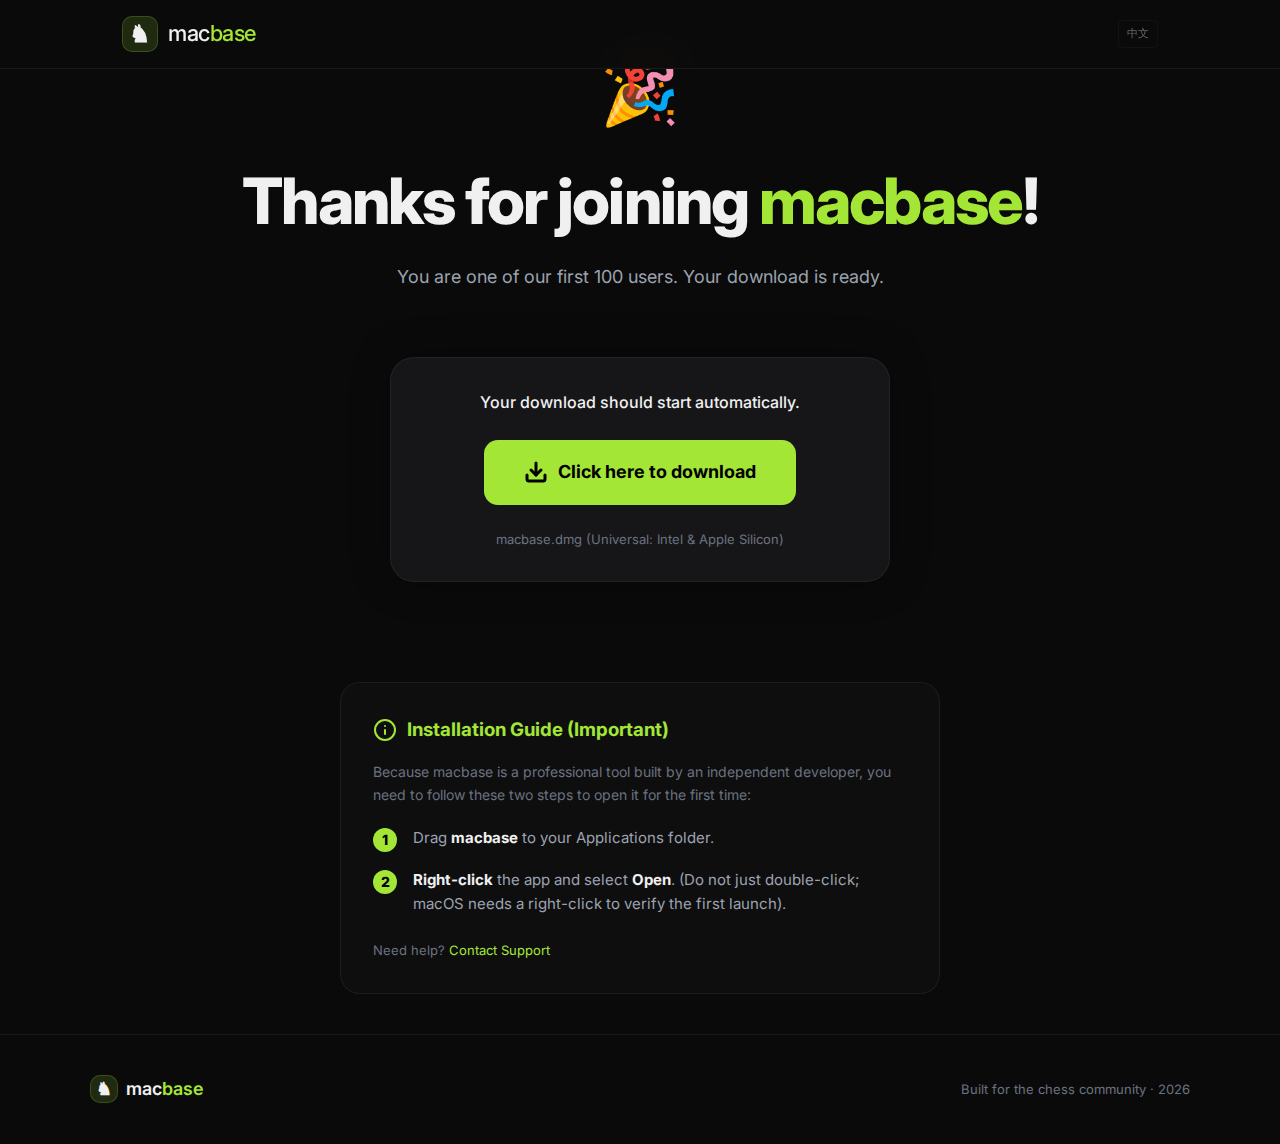
<file: download.html>
<!DOCTYPE html>
<html lang="en">

<head>
    <meta charset="UTF-8">
    <meta name="viewport" content="width=device-width, initial-scale=1.0">
    <title>Download macbase — Chess Analysis for Mac</title>
    <link rel="preconnect" href="https://fonts.googleapis.com">
    <link rel="preconnect" href="https://fonts.gstatic.com" crossorigin>
    <link href="https://fonts.googleapis.com/css2?family=Inter:wght@300;400;500;600;700;800;900&display=swap"
        rel="stylesheet">
    <link rel="stylesheet" href="style.css">
    <style>
        .download-hero {
            min-height: 80vh;
            display: flex;
            flex-direction: column;
            justify-content: center;
            align-items: center;
            text-align: center;
            padding: 40px 20px;
        }

        .success-icon {
            font-size: 64px;
            margin-bottom: 24px;
            animation: bounce-in 0.6s cubic-bezier(0.175, 0.885, 0.32, 1.275);
        }

        @keyframes bounce-in {
            0% {
                transform: scale(0);
            }

            100% {
                transform: scale(1);
            }
        }

        .download-btn-container {
            margin: 40px 0;
            padding: 32px;
            background: var(--bg-card);
            border: 1px solid var(--border-subtle);
            border-radius: 24px;
            max-width: 500px;
            width: 100%;
            box-shadow: 0 0 40px rgba(0, 0, 0, 0.3);
        }

        .install-guide {
            max-width: 600px;
            text-align: left;
            margin-top: 60px;
            background: rgba(255, 255, 255, 0.02);
            padding: 32px;
            border-radius: 20px;
            border: 1px solid var(--border-subtle);
        }

        .install-guide h3 {
            color: var(--neon-lime);
            margin-bottom: 16px;
            display: flex;
            align-items: center;
            gap: 10px;
        }

        .step-list {
            list-style: none;
            display: flex;
            flex-direction: column;
            gap: 16px;
        }

        .step-item {
            display: flex;
            gap: 16px;
            align-items: flex-start;
        }

        .step-number {
            background: var(--neon-lime);
            color: #000;
            width: 24px;
            height: 24px;
            border-radius: 50%;
            display: flex;
            align-items: center;
            justify-content: center;
            font-size: 14px;
            font-weight: 800;
            flex-shrink: 0;
            margin-top: 2px;
        }

        .step-text {
            font-size: 15px;
            color: var(--text-secondary);
        }

        .step-text strong {
            color: var(--text-primary);
        }

        .help-link {
            margin-top: 24px;
            font-size: 13px;
            color: var(--text-muted);
        }

        .help-link a {
            color: var(--neon-lime);
            text-decoration: none;
        }
    </style>
</head>

<body>
    <nav class="nav">
        <div class="nav-inner">
            <a href="index.html" class="logo">
                <span class="logo-icon">♞</span>
                <span class="logo-text">mac<span class="text-neon">base</span></span>
            </a>
            <div class="nav-links">
                <a href="zh/download.html" class="lang-switch">中文</a>
            </div>
        </div>
    </nav>

    <main class="download-hero">
        <div class="success-icon">🎉</div>
        <h1 class="hero-title">Thanks for joining <span class="text-neon">macbase</span>!</h1>
        <p class="hero-subtitle">You are one of our first 100 users. Your download is ready.</p>

        <div class="download-btn-container">
            <p style="margin-bottom: 24px; font-weight: 500;">Your download should start automatically.</p>
            <a href="https://github.com/joe-ging/macbase-app/raw/main/macbase.dmg" class="btn-primary large"
                id="direct-link">
                <svg width="24" height="24" viewBox="0 0 24 24" fill="none" stroke="currentColor" stroke-width="3"
                    stroke-linecap="round" stroke-linejoin="round">
                    <path d="M21 15v4a2 2 0 0 1-2 2H5a2 2 0 0 1-2-2v-4" />
                    <polyline points="7 10 12 15 17 10" />
                    <line x1="12" y1="15" x2="12" y2="3" />
                </svg>
                Click here to download
            </a>
            <p style="margin-top: 24px; font-size: 13px; color: var(--text-muted);">
                macbase.dmg (Universal: Intel & Apple Silicon)
            </p>
        </div>

        <div class="install-guide">
            <h3>
                <svg width="24" height="24" viewBox="0 0 24 24" fill="none" stroke="currentColor" stroke-width="2"
                    stroke-linecap="round" stroke-linejoin="round">
                    <circle cx="12" cy="12" r="10" />
                    <line x1="12" y1="16" x2="12" y2="12" />
                    <line x1="12" y1="8" x2="12.01" y2="8" />
                </svg>
                Installation Guide (Important)
            </h3>
            <p style="font-size: 14px; margin-bottom: 20px; color: var(--text-muted);">
                Because macbase is a professional tool built by an independent developer, you need to follow these two
                steps to open it for the first time:
            </p>
            <div class="step-list">
                <div class="step-item">
                    <span class="step-number">1</span>
                    <p class="step-text">Drag <strong>macbase</strong> to your Applications folder.</p>
                </div>
                <div class="step-item">
                    <span class="step-number">2</span>
                    <p class="step-text"><strong>Right-click</strong> the app and select <strong>Open</strong>. (Do not
                        just double-click; macOS needs a right-click to verify the first launch).</p>
                </div>
            </div>
            <div class="help-link">
                Need help? <a href="mailto:joe-ging@users.noreply.github.com">Contact Support</a>
            </div>
        </div>
    </main>

    <footer class="footer">
        <div class="footer-inner">
            <div class="footer-logo">
                <span class="logo-icon">♞</span>
                <span>mac<span class="text-neon">base</span></span>
            </div>
            <div class="footer-copy">
                Built for the chess community · 2026
            </div>
        </div>
    </footer>

    <script>
        // Start download automatically on load
        window.onload = function () {
            setTimeout(function () {
                document.getElementById('direct-link').click();
            }, 1000);
        };
    </script>
</body>

</html>
</file>
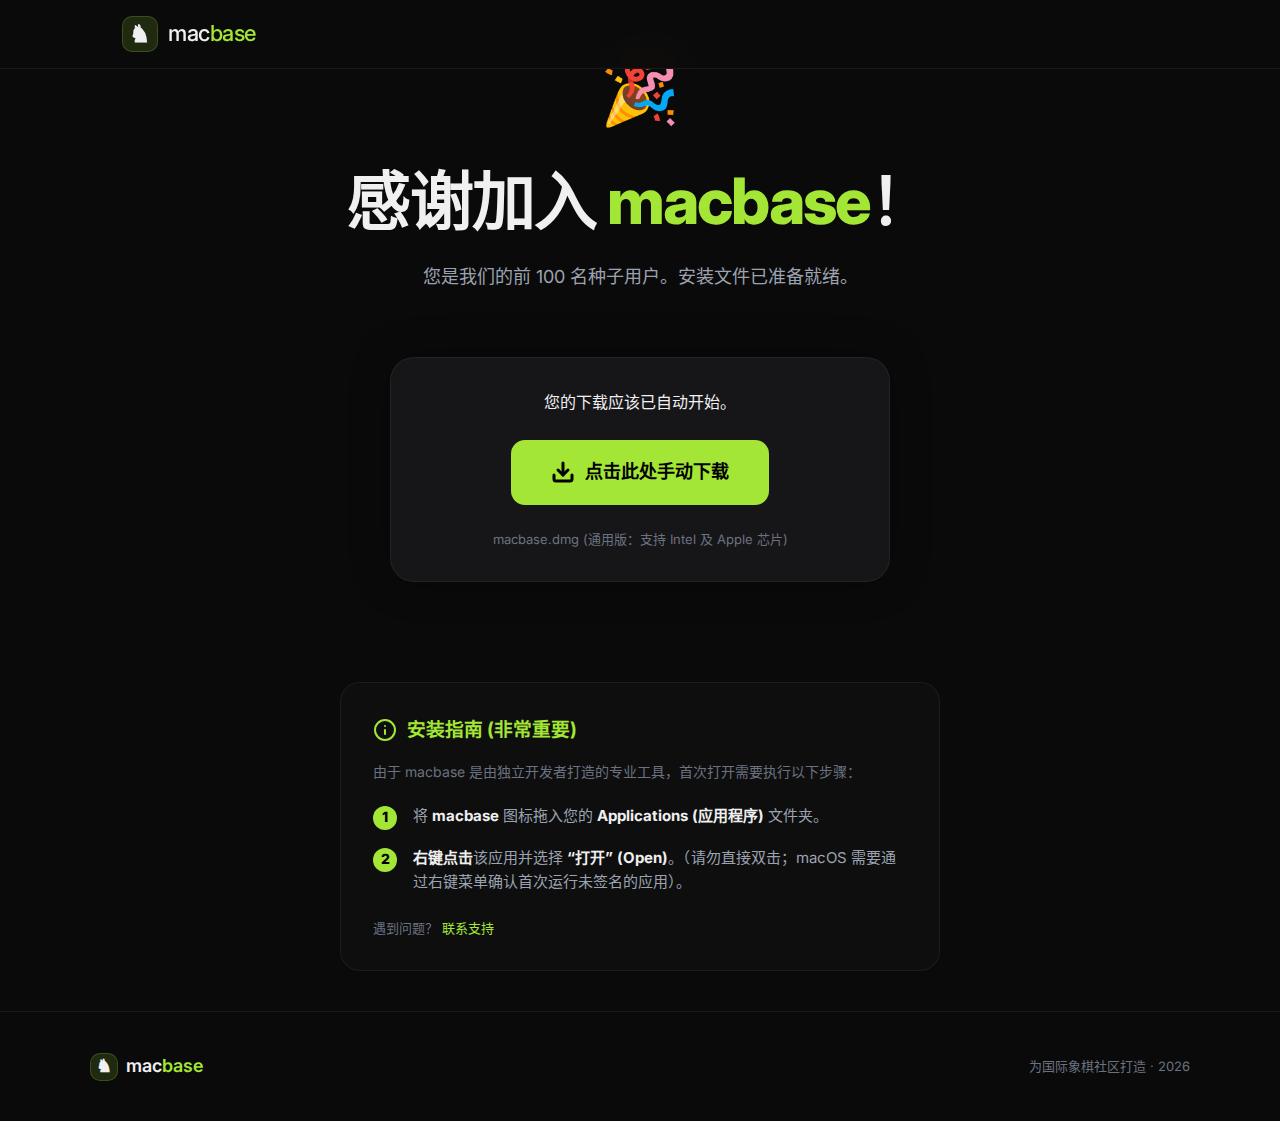
<file: zh/download.html>
<!DOCTYPE html>
<html lang="zh-CN">

<head>
    <meta charset="UTF-8">
    <meta name="viewport" content="width=device-width, initial-scale=1.0">
    <title>下载 macbase — 专为 Mac 打造的国际象棋分析工具</title>
    <link rel="preconnect" href="https://fonts.googleapis.com">
    <link rel="preconnect" href="https://fonts.gstatic.com" crossorigin>
    <link href="https://fonts.googleapis.com/css2?family=Inter:wght@300;400;500;600;700;800;900&display=swap"
        rel="stylesheet">
    <link rel="stylesheet" href="../style.css">
    <style>
        .download-hero {
            min-height: 80vh;
            display: flex;
            flex-direction: column;
            justify-content: center;
            align-items: center;
            text-align: center;
            padding: 40px 20px;
        }

        .success-icon {
            font-size: 64px;
            margin-bottom: 24px;
            animation: bounce-in 0.6s cubic-bezier(0.175, 0.885, 0.32, 1.275);
        }

        @keyframes bounce-in {
            0% {
                transform: scale(0);
            }

            100% {
                transform: scale(1);
            }
        }

        .download-btn-container {
            margin: 40px 0;
            padding: 32px;
            background: var(--bg-card);
            border: 1px solid var(--border-subtle);
            border-radius: 24px;
            max-width: 500px;
            width: 100%;
            box-shadow: 0 0 40px rgba(0, 0, 0, 0.3);
        }

        .install-guide {
            max-width: 600px;
            text-align: left;
            margin-top: 60px;
            background: rgba(255, 255, 255, 0.02);
            padding: 32px;
            border-radius: 20px;
            border: 1px solid var(--border-subtle);
        }

        .install-guide h3 {
            color: var(--neon-lime);
            margin-bottom: 16px;
            display: flex;
            align-items: center;
            gap: 10px;
        }

        .step-list {
            list-style: none;
            display: flex;
            flex-direction: column;
            gap: 16px;
        }

        .step-item {
            display: flex;
            gap: 16px;
            align-items: flex-start;
        }

        .step-number {
            background: var(--neon-lime);
            color: #000;
            width: 24px;
            height: 24px;
            border-radius: 50%;
            display: flex;
            align-items: center;
            justify-content: center;
            font-size: 14px;
            font-weight: 800;
            flex-shrink: 0;
            margin-top: 2px;
        }

        .step-text {
            font-size: 15px;
            color: var(--text-secondary);
        }

        .step-text strong {
            color: var(--text-primary);
        }

        .help-link {
            margin-top: 24px;
            font-size: 13px;
            color: var(--text-muted);
        }

        .help-link a {
            color: var(--neon-lime);
            text-decoration: none;
        }
    </style>
</head>

<body>
    <nav class="nav">
        <div class="nav-inner">
            <a href="index.html" class="logo">
                <span class="logo-icon">♞</span>
                <span class="logo-text">mac<span class="text-neon">base</span></span>
            </a>
            <div class="nav-links">
            </div>
        </div>
    </nav>

    <main class="download-hero">
        <div class="success-icon">🎉</div>
        <h1 class="hero-title">感谢加入 <span class="text-neon">macbase</span>！</h1>
        <p class="hero-subtitle">您是我们的前 100 名种子用户。安装文件已准备就绪。</p>

        <div class="download-btn-container">
            <p style="margin-bottom: 24px; font-weight: 500;">您的下载应该已自动开始。</p>
            <a href="https://github.com/joe-ging/macbase-app/raw/main/macbase.dmg" class="btn-primary large"
                id="direct-link">
                <svg width="24" height="24" viewBox="0 0 24 24" fill="none" stroke="currentColor" stroke-width="3"
                    stroke-linecap="round" stroke-linejoin="round">
                    <path d="M21 15v4a2 2 0 0 1-2 2H5a2 2 0 0 1-2-2v-4" />
                    <polyline points="7 10 12 15 17 10" />
                    <line x1="12" y1="15" x2="12" y2="3" />
                </svg>
                点击此处手动下载
            </a>
            <p style="margin-top: 24px; font-size: 13px; color: var(--text-muted);">
                macbase.dmg (通用版：支持 Intel 及 Apple 芯片)
            </p>
        </div>

        <div class="install-guide">
            <h3>
                <svg width="24" height="24" viewBox="0 0 24 24" fill="none" stroke="currentColor" stroke-width="2"
                    stroke-linecap="round" stroke-linejoin="round">
                    <circle cx="12" cy="12" r="10" />
                    <line x1="12" y1="16" x2="12" y2="12" />
                    <line x1="12" y1="8" x2="12.01" y2="8" />
                </svg>
                安装指南 (非常重要)
            </h3>
            <p style="font-size: 14px; margin-bottom: 20px; color: var(--text-muted);">
                由于 macbase 是由独立开发者打造的专业工具，首次打开需要执行以下步骤：
            </p>
            <div class="step-list">
                <div class="step-item">
                    <span class="step-number">1</span>
                    <p class="step-text">将 <strong>macbase</strong> 图标拖入您的 <strong>Applications (应用程序)</strong> 文件夹。</p>
                </div>
                <div class="step-item">
                    <span class="step-number">2</span>
                    <p class="step-text"><strong>右键点击</strong>该应用并选择 <strong>“打开” (Open)</strong>。（请勿直接双击；macOS
                        需要通过右键菜单确认首次运行未签名的应用）。</p>
                </div>
            </div>
            <div class="help-link">
                遇到问题？ <a href="mailto:joe-ging@users.noreply.github.com">联系支持</a>
            </div>
        </div>
    </main>

    <footer class="footer">
        <div class="footer-inner">
            <div class="footer-logo">
                <span class="logo-icon">♞</span>
                <span>mac<span class="text-neon">base</span></span>
            </div>
            <div class="footer-copy">
                为国际象棋社区打造 · 2026
            </div>
        </div>
    </footer>

    <script>
        // Start download automatically on load
        window.onload = function () {
            setTimeout(function () {
                document.getElementById('direct-link').click();
            }, 1000);
        };
    </script>
</body>

</html>
</file>
<file: style.css>
/* ========================================
   MACBASE LANDING PAGE
   Deep Charcoal & Neon Lime
   Feature Walkthrough Layout
   ======================================== */

:root {
    --bg-deep: #0a0a0b;
    --bg-surface: #111113;
    --bg-card: #161618;
    --neon-lime: #a3e635;
    --neon-lime-muted: rgba(163, 230, 53, 0.08);
    --neon-glow: rgba(163, 230, 53, 0.15);
    --text-primary: #f0f0f0;
    --text-secondary: #9ca3af;
    --text-muted: #6b7280;
    --border-subtle: rgba(255, 255, 255, 0.06);
}

* {
    margin: 0;
    padding: 0;
    box-sizing: border-box;
}

html {
    scroll-behavior: smooth;
}

body {
    font-family: 'Inter', -apple-system, BlinkMacSystemFont, sans-serif;
    background: var(--bg-deep);
    color: var(--text-primary);
    line-height: 1.6;
    -webkit-font-smoothing: antialiased;
}

.text-neon {
    color: var(--neon-lime);
}

/* ===== NAV ===== */
.nav {
    position: fixed;
    top: 0;
    left: 0;
    right: 0;
    z-index: 100;
    padding: 16px 0;
    background: rgba(10, 10, 11, 0.85);
    backdrop-filter: blur(20px);
    border-bottom: 1px solid var(--border-subtle);
}

.nav-inner {
    max-width: 1100px;
    margin: 0 auto;
    padding: 0 32px;
    display: flex;
    justify-content: space-between;
    align-items: center;
}

.logo {
    display: flex;
    align-items: center;
    gap: 10px;
    text-decoration: none;
    color: var(--text-primary);
    font-size: 22px;
    font-weight: 600;
}

.logo-icon {
    font-size: 24px;
    width: 36px;
    height: 36px;
    display: flex;
    align-items: center;
    justify-content: center;
    background: var(--neon-glow);
    border-radius: 10px;
    border: 1px solid rgba(163, 230, 53, 0.2);
}

.logo-text {
    font-weight: 500;
    letter-spacing: -0.02em;
}

.nav-links {
    display: flex;
    align-items: center;
    gap: 24px;
}

.nav-links a {
    color: var(--text-secondary);
    text-decoration: none;
    font-size: 14px;
    font-weight: 500;
    transition: color 0.2s;
}

.nav-links a:hover {
    color: var(--text-primary);
}

.lang-switch {
    opacity: 0.6;
    border: 1px solid var(--border-subtle);
    padding: 4px 8px;
    border-radius: 4px;
    font-size: 11px !important;
}

.lang-switch:hover {
    opacity: 1;
}

.btn-download-nav {
    background: var(--neon-lime) !important;
    color: #000 !important;
    padding: 8px 20px;
    border-radius: 8px;
    font-weight: 700 !important;
    font-size: 13px !important;
    transition: all 0.2s !important;
}

.btn-download-nav:hover {
    box-shadow: 0 0 20px var(--neon-glow);
    transform: translateY(-1px);
}

/* ===== HERO ===== */
.hero {
    text-align: center;
    padding: 160px 32px 80px;
    max-width: 800px;
    margin: 0 auto;
}

.hero-badge {
    display: inline-block;
    font-size: 11px;
    font-weight: 800;
    letter-spacing: 0.15em;
    color: var(--neon-lime);
    background: var(--neon-lime-muted);
    border: 1px solid rgba(163, 230, 53, 0.2);
    padding: 6px 18px;
    border-radius: 20px;
    margin-bottom: 32px;
}

.hero-title {
    font-size: 64px;
    font-weight: 800;
    line-height: 1.1;
    letter-spacing: -0.03em;
    margin-bottom: 24px;
}

.hero-subtitle {
    font-size: 18px;
    color: var(--text-secondary);
    line-height: 1.8;
    margin-bottom: 24px;
}

.hero-pricing {
    display: flex;
    flex-direction: column;
    align-items: center;
    gap: 6px;
    margin-bottom: 32px;
}

.pricing-tag {
    font-size: 16px;
    font-weight: 800;
    color: var(--neon-lime);
    background: var(--neon-lime-muted);
    border: 1px solid rgba(163, 230, 53, 0.25);
    padding: 8px 24px;
    border-radius: 10px;
}

.pricing-detail {
    font-size: 13px;
    color: var(--text-muted);
}

.twic-link {
    color: var(--neon-lime);
    text-decoration: none;
    font-weight: 600;
    border-bottom: 1px dotted var(--neon-lime);
}

.twic-link:hover {
    border-bottom-style: solid;
}

.hero-cta {
    display: flex;
    gap: 16px;
    justify-content: center;
    flex-wrap: wrap;
    margin-bottom: 20px;
}

.btn-primary {
    display: inline-flex;
    align-items: center;
    gap: 10px;
    background: var(--neon-lime);
    color: #000;
    padding: 14px 32px;
    border-radius: 12px;
    font-weight: 700;
    font-size: 16px;
    text-decoration: none;
    transition: all 0.2s;
}

.btn-primary:hover {
    box-shadow: 0 0 30px var(--neon-glow), 0 8px 24px rgba(0, 0, 0, 0.3);
    transform: translateY(-2px);
}

.btn-primary.large {
    padding: 18px 40px;
    font-size: 18px;
    border-radius: 14px;
}

.btn-secondary {
    display: inline-flex;
    align-items: center;
    gap: 10px;
    background: rgba(255, 255, 255, 0.05);
    color: var(--text-primary);
    padding: 14px 32px;
    border-radius: 12px;
    font-weight: 600;
    font-size: 16px;
    text-decoration: none;
    transition: all 0.2s;
    border: 1px solid var(--border-subtle);
}

.btn-secondary:hover {
    background: rgba(255, 255, 255, 0.1);
    border-color: rgba(255, 255, 255, 0.15);
}

.hero-note {
    font-size: 12px;
    color: var(--text-muted);
    margin-top: 8px;
}

/* ===== FEATURE WALKTHROUGH ===== */
.walkthrough {
    max-width: 1200px;
    margin: 0 auto;
    padding: 0 32px 60px;
}

.feature-block {
    display: grid;
    grid-template-columns: 1fr 1fr;
    gap: 48px;
    align-items: center;
    padding: 80px 0;
    border-bottom: 1px solid var(--border-subtle);
}

.feature-block.reverse {
    grid-template-columns: 1fr 1fr;
}

.feature-block.reverse .feature-text {
    order: 2;
}

.feature-block.reverse .feature-screenshot {
    order: 1;
}

.feature-number {
    font-size: 48px;
    font-weight: 900;
    color: rgba(163, 230, 53, 0.15);
    letter-spacing: -0.02em;
    margin-bottom: 8px;
}

.feature-text h2 {
    font-size: 36px;
    font-weight: 800;
    letter-spacing: -0.02em;
    margin-bottom: 8px;
}

.feature-highlight {
    font-size: 18px;
    color: var(--neon-lime);
    font-weight: 600;
    margin-bottom: 16px;
}

.feature-text p {
    font-size: 16px;
    color: var(--text-secondary);
    line-height: 1.7;
    margin-bottom: 16px;
}

.feature-bullets {
    list-style: none;
    display: flex;
    flex-direction: column;
    gap: 8px;
}

.feature-bullets li {
    font-size: 14px;
    color: var(--text-secondary);
    padding-left: 20px;
    position: relative;
}

.feature-bullets li::before {
    content: '→';
    position: absolute;
    left: 0;
    color: var(--neon-lime);
    font-weight: 700;
}

.feature-screenshot {
    border-radius: 16px;
    overflow: hidden;
    border: 1px solid var(--border-subtle);
    box-shadow: 0 16px 48px rgba(0, 0, 0, 0.4), 0 0 24px var(--neon-glow);
    transition: transform 0.3s, box-shadow 0.3s;
}

.feature-screenshot:hover {
    transform: translateY(-4px);
    box-shadow: 0 24px 64px rgba(0, 0, 0, 0.5), 0 0 32px var(--neon-glow);
}

.screenshot-carousel {
    position: relative;
    width: 100%;
}

.carousel-viewport {
    position: relative;
    width: 100%;
}

.carousel-slide {
    display: none;
    width: 100%;
}

.carousel-slide.active {
    display: block;
    animation: fade-in 0.3s ease-in-out;
}

@keyframes fade-in {
    from {
        opacity: 0;
        transform: translateY(5px);
    }

    to {
        opacity: 1;
        transform: translateY(0);
    }
}

.carousel-dots {
    display: flex;
    justify-content: center;
    gap: 12px;
    margin-top: 24px;
}

.carousel-dot {
    width: 12px;
    height: 12px;
    border-radius: 50%;
    background: rgba(255, 255, 255, 0.2);
    border: none;
    cursor: pointer;
    transition: all 0.2s;
    padding: 0;
}

.carousel-dot:hover {
    background: rgba(255, 255, 255, 0.4);
}

.carousel-dot.active {
    background: var(--neon-lime);
    box-shadow: 0 0 10px var(--neon-glow);
}

.feature-screenshot img {
    width: 100%;
    height: auto;
    display: block;
    background: var(--bg-surface);
}

/* ===== TWIC SECTION ===== */
.twic-section {
    padding: 80px 32px;
    background: var(--bg-surface);
    border-top: 1px solid var(--border-subtle);
    border-bottom: 1px solid var(--border-subtle);
}

.twic-inner {
    max-width: 800px;
    margin: 0 auto;
}

.section-badge {
    display: inline-block;
    font-size: 11px;
    font-weight: 800;
    letter-spacing: 0.15em;
    color: var(--neon-lime);
    margin-bottom: 16px;
}

.twic-content h2 {
    font-size: 36px;
    font-weight: 800;
    letter-spacing: -0.02em;
    margin-bottom: 20px;
    line-height: 1.2;
}

.twic-content>p {
    font-size: 16px;
    color: var(--text-secondary);
    line-height: 1.7;
    margin-bottom: 24px;
}

.twic-list {
    list-style: none;
    display: flex;
    flex-direction: column;
    gap: 10px;
    margin-bottom: 32px;
}

.twic-list li {
    font-size: 15px;
    color: var(--text-secondary);
}

.twic-donate {
    background: rgba(163, 230, 53, 0.05);
    border: 1px solid rgba(163, 230, 53, 0.15);
    border-radius: 12px;
    padding: 20px;
}

.twic-donate p {
    font-size: 14px;
    color: var(--text-secondary);
    margin-bottom: 12px;
}

.btn-twic-donate {
    display: inline-flex;
    align-items: center;
    gap: 8px;
    background: rgba(163, 230, 53, 0.15);
    color: var(--neon-lime);
    padding: 10px 20px;
    border-radius: 8px;
    font-weight: 700;
    font-size: 14px;
    text-decoration: none;
    transition: all 0.2s;
    border: 1px solid rgba(163, 230, 53, 0.25);
}

.btn-twic-donate:hover {
    background: rgba(163, 230, 53, 0.25);
}

/* ===== COMPARISON TABLE ===== */
.compare {
    padding: 100px 32px;
    max-width: 950px;
    margin: 0 auto;
}

.section-header {
    text-align: center;
    margin-bottom: 48px;
}

.section-header h2 {
    font-size: 42px;
    font-weight: 800;
    letter-spacing: -0.02em;
    line-height: 1.2;
}

.compare-table-wrapper {
    border-radius: 16px;
    overflow: hidden;
    border: 1px solid var(--border-subtle);
}

.compare-table {
    width: 100%;
    border-collapse: collapse;
    font-size: 14px;
}

.compare-table th {
    text-align: left;
    padding: 16px 24px;
    background: rgba(255, 255, 255, 0.03);
    font-weight: 700;
    font-size: 14px;
    color: var(--text-secondary);
    border-bottom: 1px solid var(--border-subtle);
}

.compare-table th.highlight {
    color: var(--neon-lime);
    background: var(--neon-lime-muted);
}

.compare-table td {
    padding: 12px 24px;
    border-bottom: 1px solid var(--border-subtle);
    color: var(--text-secondary);
}

.compare-table td.highlight {
    color: var(--text-primary);
    font-weight: 600;
    background: rgba(163, 230, 53, 0.03);
}

.compare-table tbody tr:hover {
    background: rgba(255, 255, 255, 0.02);
}

.badge-free {
    background: var(--neon-lime);
    color: #000;
    padding: 3px 12px;
    border-radius: 6px;
    font-weight: 800;
    font-size: 12px;
}

/* ===== CTA ===== */
.cta-section {
    padding: 100px 32px;
}

.cta-content {
    max-width: 600px;
    margin: 0 auto;
    text-align: center;
    background: var(--bg-card);
    border: 1px solid var(--border-subtle);
    border-radius: 24px;
    padding: 60px 48px;
    position: relative;
    overflow: hidden;
}

.cta-content::before {
    content: '';
    position: absolute;
    top: 0;
    left: 50%;
    transform: translateX(-50%);
    width: 200px;
    height: 1px;
    background: linear-gradient(90deg, transparent, var(--neon-lime), transparent);
}

.cta-content h2 {
    font-size: 36px;
    font-weight: 800;
    margin-bottom: 16px;
}

.cta-content p {
    color: var(--text-secondary);
    margin-bottom: 32px;
    font-size: 16px;
}

/* ===== FOOTER ===== */
.footer {
    border-top: 1px solid var(--border-subtle);
    padding: 40px 32px;
}

.footer-inner {
    max-width: 1100px;
    margin: 0 auto;
    display: flex;
    justify-content: space-between;
    align-items: center;
    flex-wrap: wrap;
    gap: 16px;
}

.footer-logo {
    display: flex;
    align-items: center;
    gap: 8px;
    font-size: 18px;
    font-weight: 600;
}

.footer-logo .logo-icon {
    font-size: 18px;
    width: 28px;
    height: 28px;
}

.footer-links {
    display: flex;
    gap: 24px;
    flex-wrap: wrap;
}

.footer-links a {
    color: var(--text-muted);
    text-decoration: none;
    font-size: 13px;
    transition: color 0.2s;
}

.footer-links a:hover {
    color: var(--text-primary);
}

.twic-footer-link {
    color: var(--neon-lime) !important;
}

.footer-copy {
    color: var(--text-muted);
    font-size: 13px;
    text-align: right;
}

.footer-copy a {
    color: var(--text-secondary);
    text-decoration: none;
}

/* ===== RESPONSIVE ===== */
@media (max-width: 768px) {
    .hero-title {
        font-size: 40px;
    }

    .feature-block,
    .feature-block.reverse {
        grid-template-columns: 1fr;
        gap: 32px;
    }

    .feature-block.reverse .feature-text {
        order: 1;
    }

    .feature-block.reverse .feature-screenshot {
        order: 2;
    }

    .footer-inner {
        flex-direction: column;
        gap: 20px;
        text-align: center;
    }

    .footer-copy {
        text-align: center;
    }

    .nav-links a:not(.btn-download-nav) {
        display: none;
    }

    .compare-table {
        font-size: 12px;
    }

    .compare-table th,
    .compare-table td {
        padding: 10px 12px;
    }

    .section-header h2 {
        font-size: 32px;
    }

    .feature-text h2 {
        font-size: 28px;
    }
}
</file>
